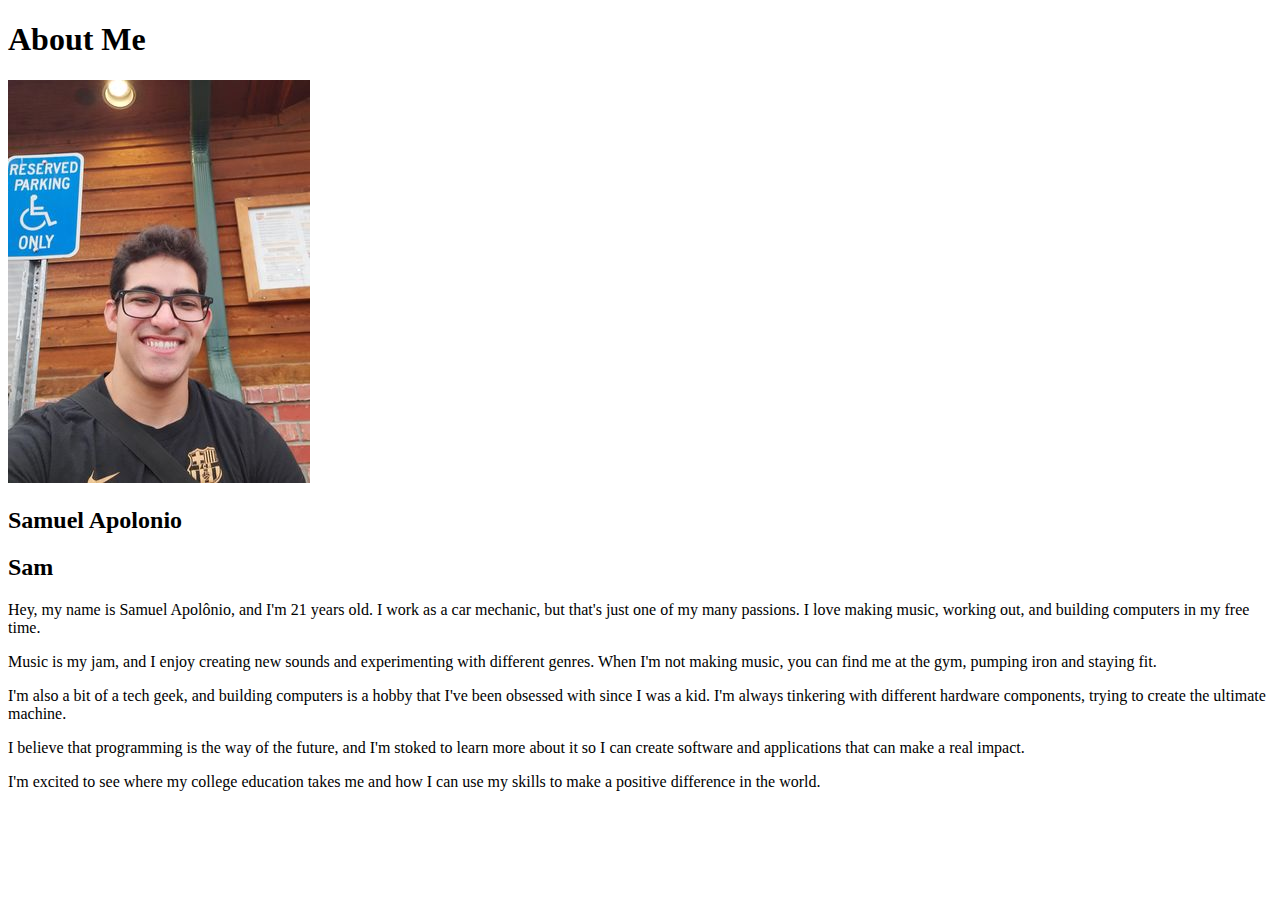
<file: aboutme/index.html>
<!DOCTYPE html>
<html lang="en">
<head>
    <meta charset="UTF-8">
    <meta http-equiv="X-UA-Compatible" content="IE=edge">
    <meta name="viewport" content="width=device-width, initial-scale=1.0">
    <title>All About Me</title>
</head>
<body>
    <h1>About Me</h1> 
    <img alf="image of me" src="images/Me.jpg">
    <h2>Samuel Apolonio</h2>
    <h2>Sam</h2>
    <p>Hey, my name is Samuel Apolônio, and I'm 21 years old. I work as a car mechanic, but that's just one of my many passions. I love making music, working out, and building computers in my free time.</p>
    <p></p>
    <p>Music is my jam, and I enjoy creating new sounds and experimenting with different genres. When I'm not making music, you can find me at the gym, pumping iron and staying fit.</p>
    <p></p>
    <p>I'm also a bit of a tech geek, and building computers is a hobby that I've been obsessed with since I was a kid. I'm always tinkering with different hardware components, trying to create the ultimate machine.</p>
    <p></p>
    <p>I believe that programming is the way of the future, and I'm stoked to learn more about it so I can create software and applications that can make a real impact.</p>
    <p></p>
    <p>I'm excited to see where my college education takes me and how I can use my skills to make a positive difference in the world.</p>
</body>
</html>
</file>
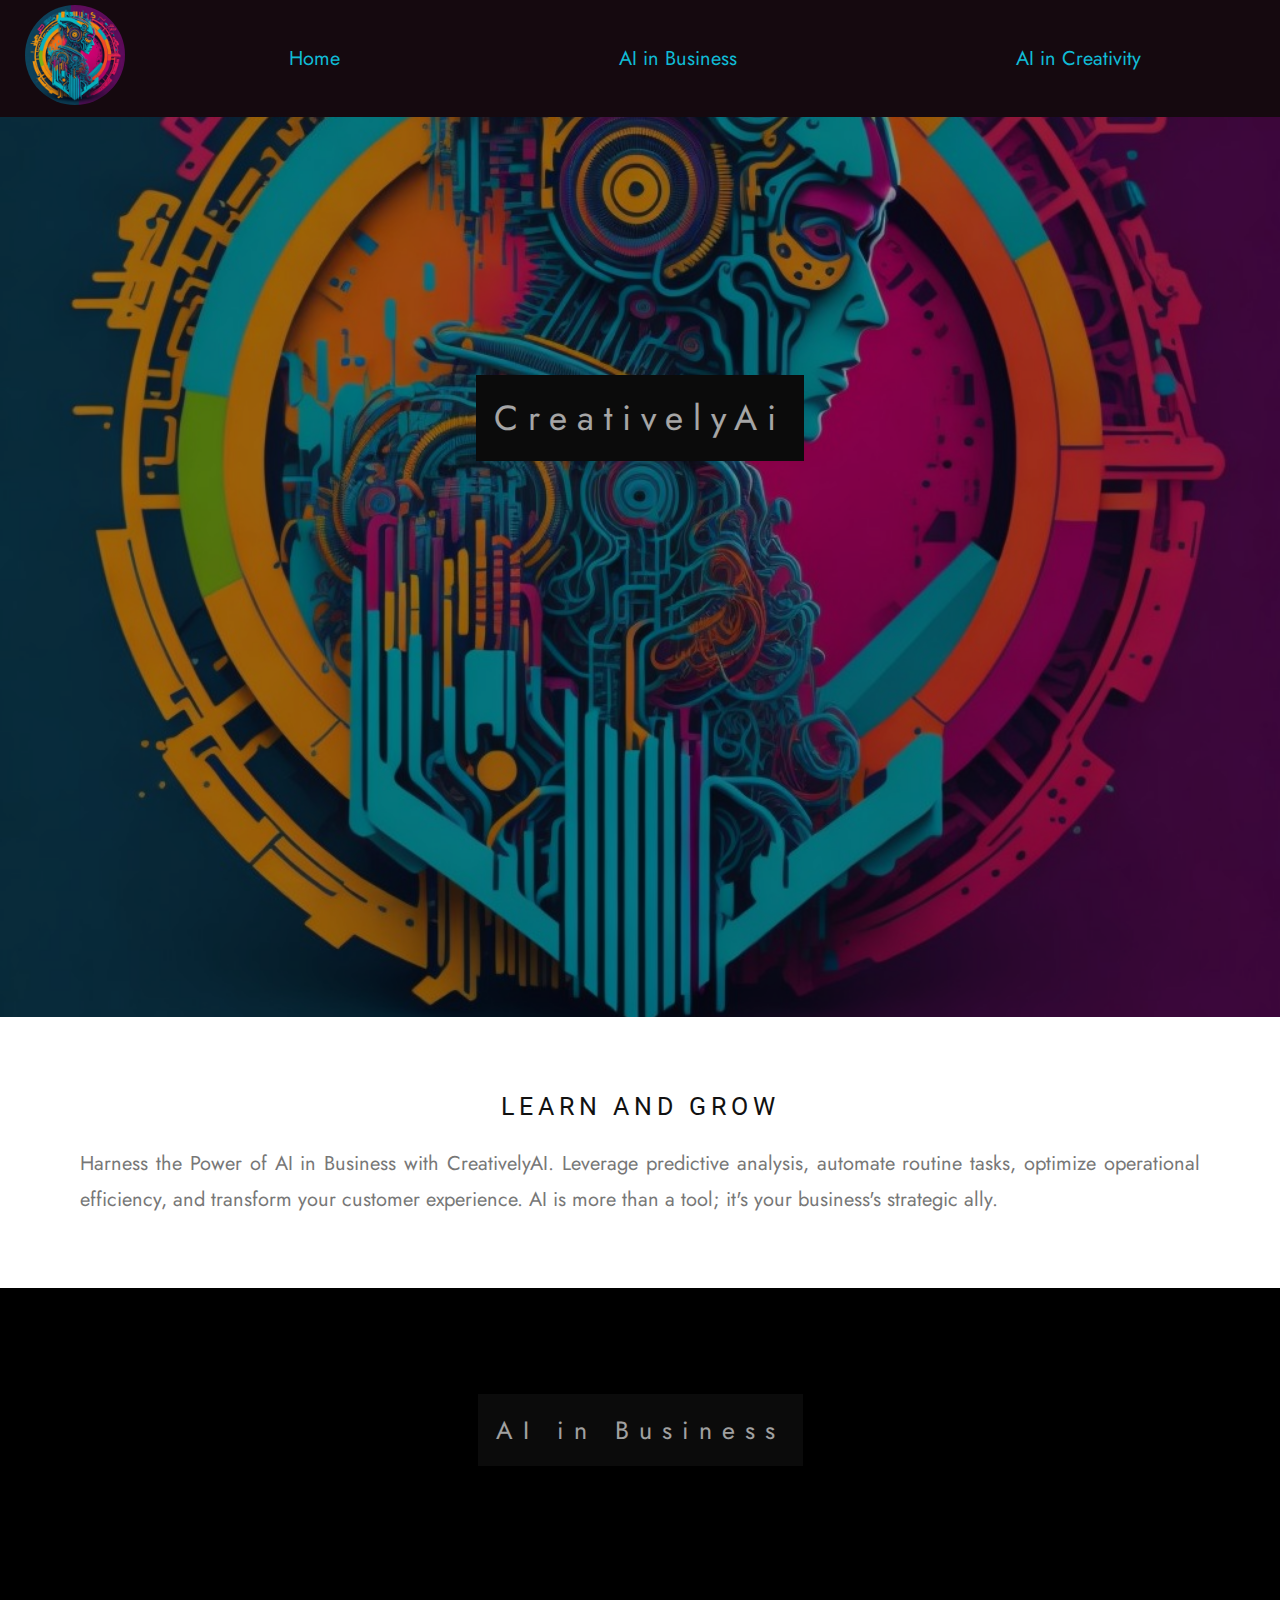
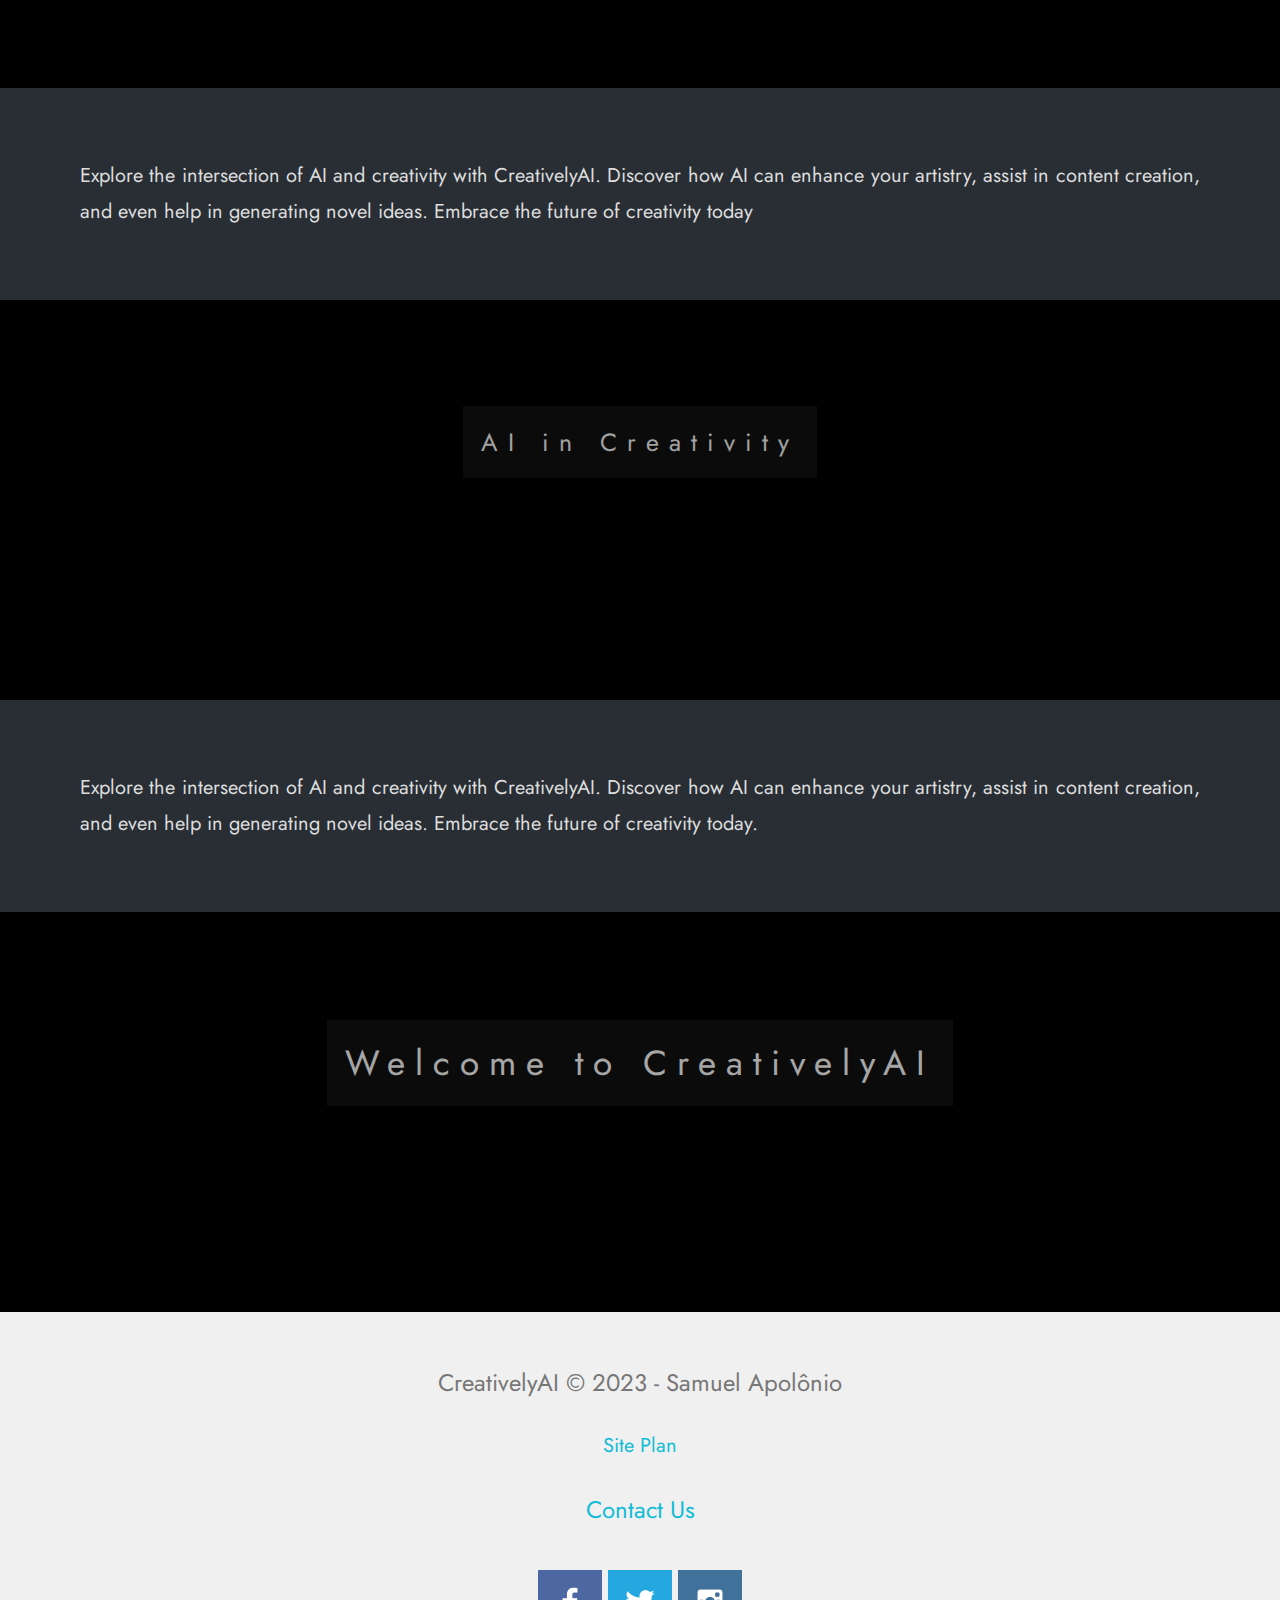
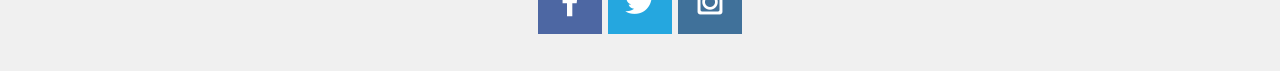
<file: mywebsite/index.html>
<!DOCTYPE html>
<html lang="en">
<head>
  <meta charset="UTF-8">
  <meta http-equiv="X-UA-Compatible" content="IE=edge">
  <meta name="viewport" content="width=device-width, initial-scale=1.0">
  <title>Home - CreativelyAI</title>
  <link rel="stylesheet" href="styles/style.css">
  <style>
    body, html {
    background-color: #000000;
      height: 100%;
      margin: 0;
      font: 400 15px/1.8 "Jost", sans-serif;
      color: #777;
      font-size: 20px;
    }
        
    .bgimg-1, .bgimg-2, .bgimg-3, .bgimg-4 {
      position: relative;
      opacity: 0.65;
      background-attachment: fixed;
      background-position: center;
      background-repeat: no-repeat;
      background-size: cover;
        
    }
    .bgimg-1 {
      background-image: url("images/logo1.jpg");
      min-height: 100%;
    }
        
    .bgimg-2 {
      background-image: url("images/aiforbusiness.png");
      min-height: 400px;
    }
        
    .bgimg-3 {
      background-image: url("images/aicreative.png");
      min-height: 400px;
    }
    .bgimg-4 {
      background-image: url("images/aihome.png");
      min-height: 400px;
    }
        
    .caption {
      position: absolute;
      left: 0;
      top: 30%;
      width: 100%;
      text-align: center;
      color: #000;
    }
        
    .caption span.border {
      background-color: #111;
      color: #fff;
      padding: 18px;
      font-size: 35px;
      letter-spacing: 10px;
    }
        
    h3 {
      letter-spacing: 5px;
      text-transform: uppercase;
      font: 25px "Roboto", sans-serif;
      color: #111;
    }
        
    /* Turn off parallax scrolling for tablets and phones */
    @media only screen and (max-device-width: 1024px) {
      .bgimg-1, .bgimg-2, .bgimg-3 {
        background-attachment: scroll;
      }
    }
  </style>

</head>


<body>
        
  <header>
    <!-- logo -->
    <a id="logo_link" href="index.html">
      <img class="logo" src="images/logo1.jpg" alt="CreativelyAI">
    </a>
    <!-- Navigation Bar -->
    <nav>
      <a href="index.html">Home</a>
      <a href="ai_in_business.html">AI in Business</a>
      <a href="ai_in_creativity.html">AI in Creativity</a>
    </nav>
  </header>



  <div class="bgimg-1">
    <div class="caption">
      <span class="border">CreativelyAi</span>
    </div>
  </div>
      
  <div style="color: #777;background-color:white;text-align:center;padding:50px 80px;text-align: justify;">
    <h3 style="text-align:center;">Learn and Grow</h3>
    <p>Harness the Power of AI in Business with CreativelyAI. Leverage predictive analysis, automate routine tasks, optimize operational efficiency, and transform your customer experience. AI is more than a tool; it's your business's strategic ally.</p>
  </div>
      
  <div class="bgimg-2">
    <div class="caption">
      <span class="border" style="font-size:25px;color: #f7f7f7;">AI in Business</span>
    </div>
  </div>
      
  <div style="position:relative;">
    <div style="color:#ddd;background-color:#282E34;text-align:center;padding:50px 80px;text-align: justify;">
      <p>Explore the intersection of AI and creativity with CreativelyAI. Discover how AI can enhance your artistry, assist in content creation, and even help in generating novel ideas. Embrace the future of creativity today</p>
    </div>
  </div>
      
  <div class="bgimg-3">
    <div class="caption">
      <span class="border" style="font-size:25px;color: #f7f7f7;">AI in Creativity</span>
    </div>
  </div>
      
  <div style="position:relative;">
    <div style="color:#ddd;background-color:#282E34;text-align:center;padding:50px 80px;text-align: justify;">
      <p>Explore the intersection of AI and creativity with CreativelyAI. Discover how AI can enhance your artistry, assist in content creation, and even help in generating novel ideas. Embrace the future of creativity today.</p>
    </div>
  </div>
      
  <div class="bgimg-4">
    <div class="caption">
      <span class="border">Welcome to CreativelyAI</span>
    </div>
  </div>





  <footer>
    <!-- Footer content goes here -->
    <p>CreativelyAI &copy; 2023 - Samuel Apolônio</p>
    <a href="site_plan.html">Site Plan</a>
    <p><a href="contactus.html">Contact Us</a></p>
    <div class="social">
      <a href="https://facebook.com" target="_blank">
        <img src="images/facebook.png" alt="fb icon">
      </a>
      <a href="https://twitter.com" target="_blank">
        <img src="images/twitter.png" alt="twitter icon">
      </a>
      <a href="https://instagram.com" target="_blank">
        <img src="images/instagram.png" alt="instagram icon">
      </a>
    </div>
  </footer>

</body>
</html>
</file>
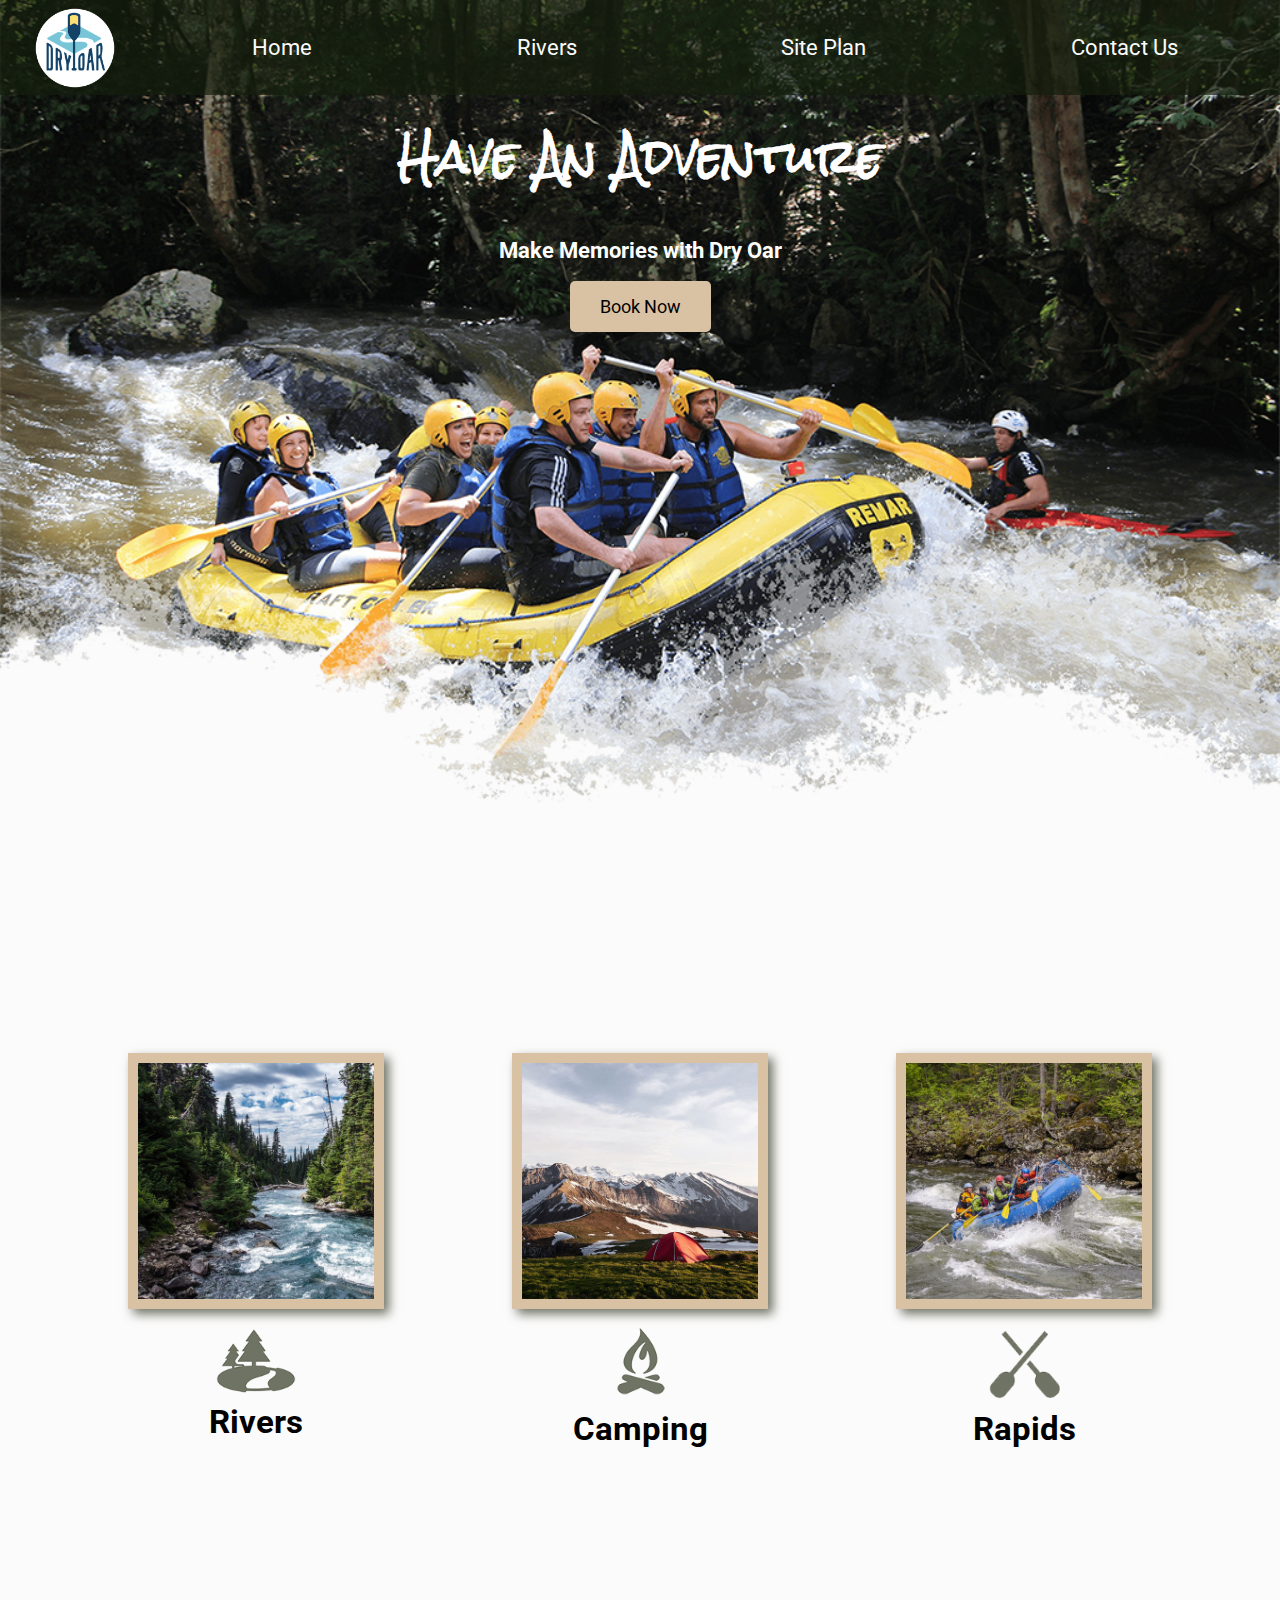
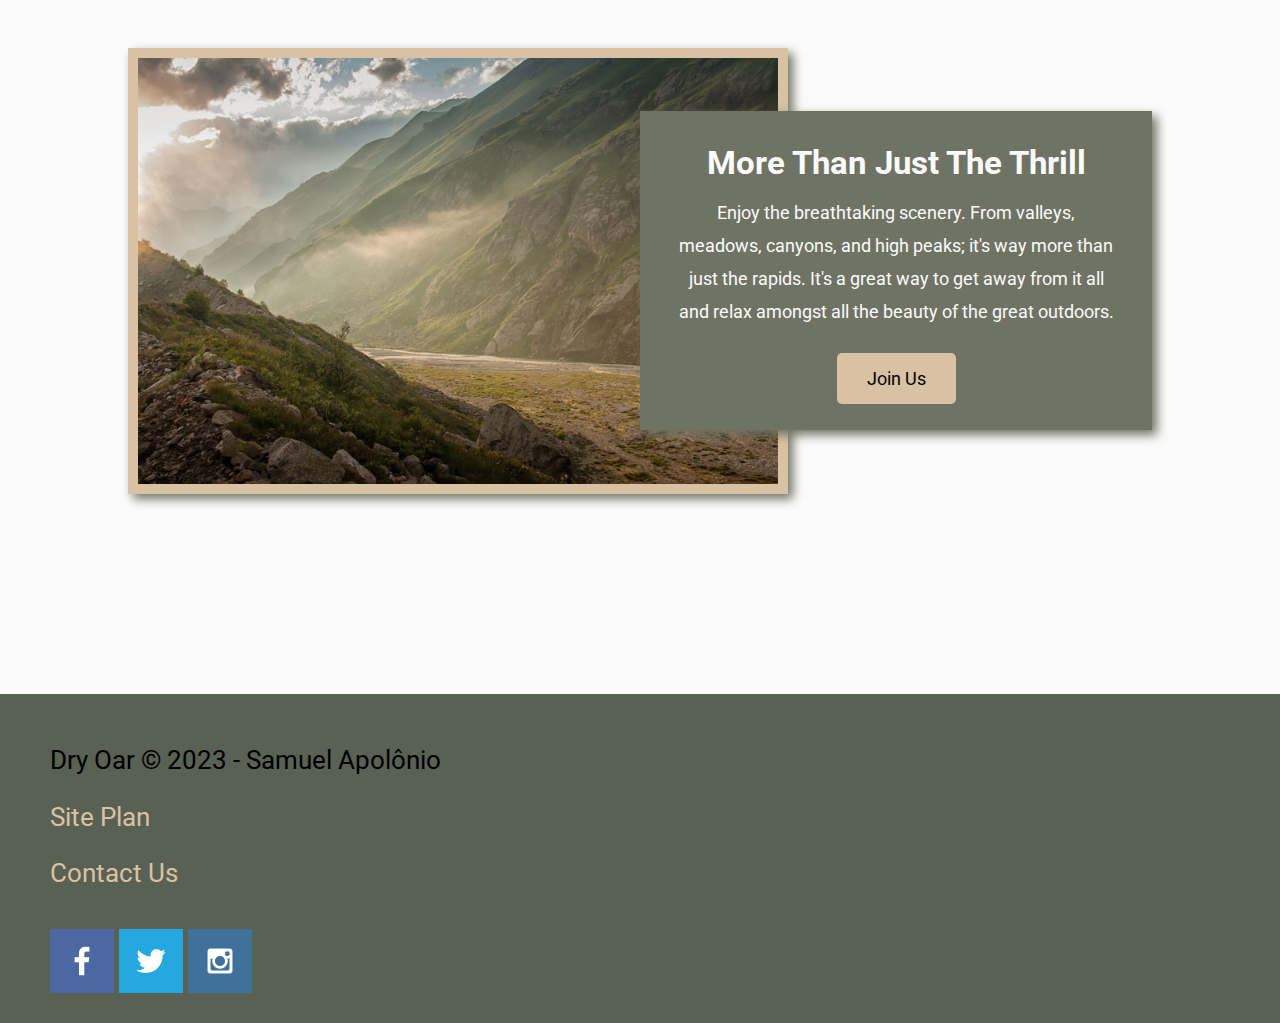
<file: wwr/index.html>
<!DOCTYPE html>
<html lang="en">
<head>
    <meta charset="UTF-8">
    <meta http-equiv="X-UA-Compatible" content="IE=edge">
    <meta name="viewport" content="width=device-width, initial-scale=1.0">
    <title>Dry Oar Boating</title>
    <link rel="stylesheet" href="styles/style.css">
</head>


<body>
    <div id="content">
        <header>
            <a id="logo_link" href="index.html">
                <img class="logo" src="images/logo.png" alt="Dry Oar Logo">
            </a>
            <nav>
                <a href="index.html">Home</a>
                <a href="rivers.html">Rivers</a>
                <a href="site-plan-rafting.html">Site Plan</a>
                <a href="contactus.html">Contact Us</a>
            </nav>
        </header>


        <div id="hero">
            <div id="hero-box">
                <img id="hero-img" src="images/hero.png" alt="People enjoying white water rafting">
            </div>
            <section id="hero-msg">
                <h1 class="home-title">Have An Adventure</h1>
                <h4>Make Memories with Dry Oar </h4>
                <div class='button-box'>
                    <a class='book' href="contactus.html">Book Now</a>
                </div>
            </section>
        </div>


        <main class="home-grid">
            <section class="rivers-card">
                <img class="card-img" src="images/rivers.jpg" alt="river in forest">
                <img class="icon" src="images/river_icon.png" alt="river icon">
                <h2>Rivers</h2>
            </section>
            
            <section class="camping-card">
                <img class="card-img" src="images/camping.jpg" alt="tent in mountains">
                <img class="icon" src="images/fire_icon.png" alt="fire icon">
                <h2>Camping</h2>
            </section>

            <section class="rapids-card">
                <img class="card-img" src="images/rapids.jpg" alt="rafting boat">
                <img class="icon" src="images/oars.png" alt="oars icon">
                <h2>Rapids</h2>
            </section>

            <div id="background"></div>
            <img class="mountains" src="images/mountains.jpg" alt="Misty mountains">
            <section class="msg">
                <h2>More Than Just The Thrill</h2>
                <p>Enjoy the breathtaking scenery. From valleys, meadows, canyons, and high peaks; it's way more than just the rapids. It's a great way to get away from it all and relax amongst all the beauty of the great outdoors. </p>
                <a class='join' href="rivers.html">Join Us</a>
            </section>

        </main>

        
        <footer>
            <p>Dry Oar &copy; 2023 - Samuel Apolônio</p>
            <p><a href="site-plan-rafting.html">Site Plan</a></p>
            <p><a href="contactus.html">Contact Us</a></p>
            <div class="social">
                <a href="https://facebook.com" target="_blank">
                    <img src="images/facebook.png" alt="fb icon">
                </a>
                <a href="https://twitter.com" target="_blank">
                    <img src="images/twitter.png" alt="twitter icon">
                </a>
                <a href="https://instagram.com" target="_blank">
                    <img src="images/instagram.png" alt="instagram icon">
                </a>
            </div>
        </footer>
    </div>
</body>


</html>
</file>
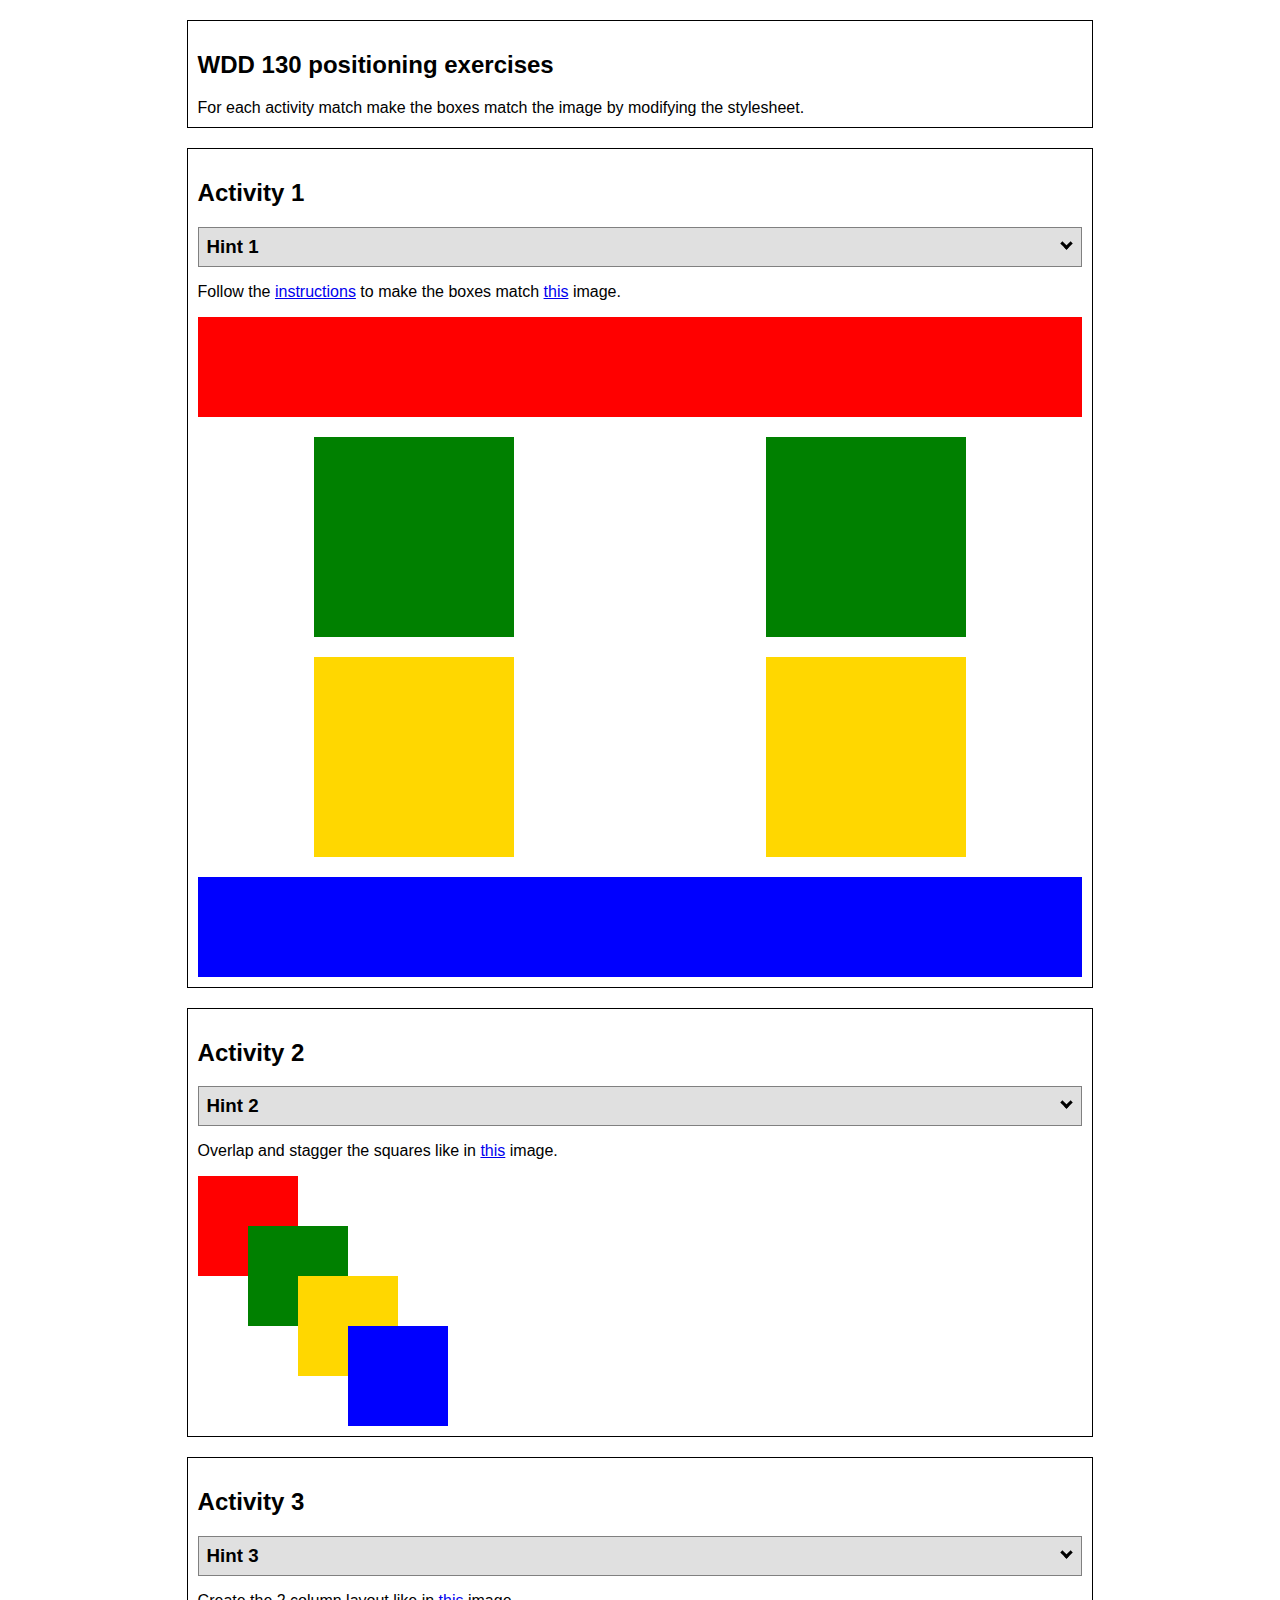
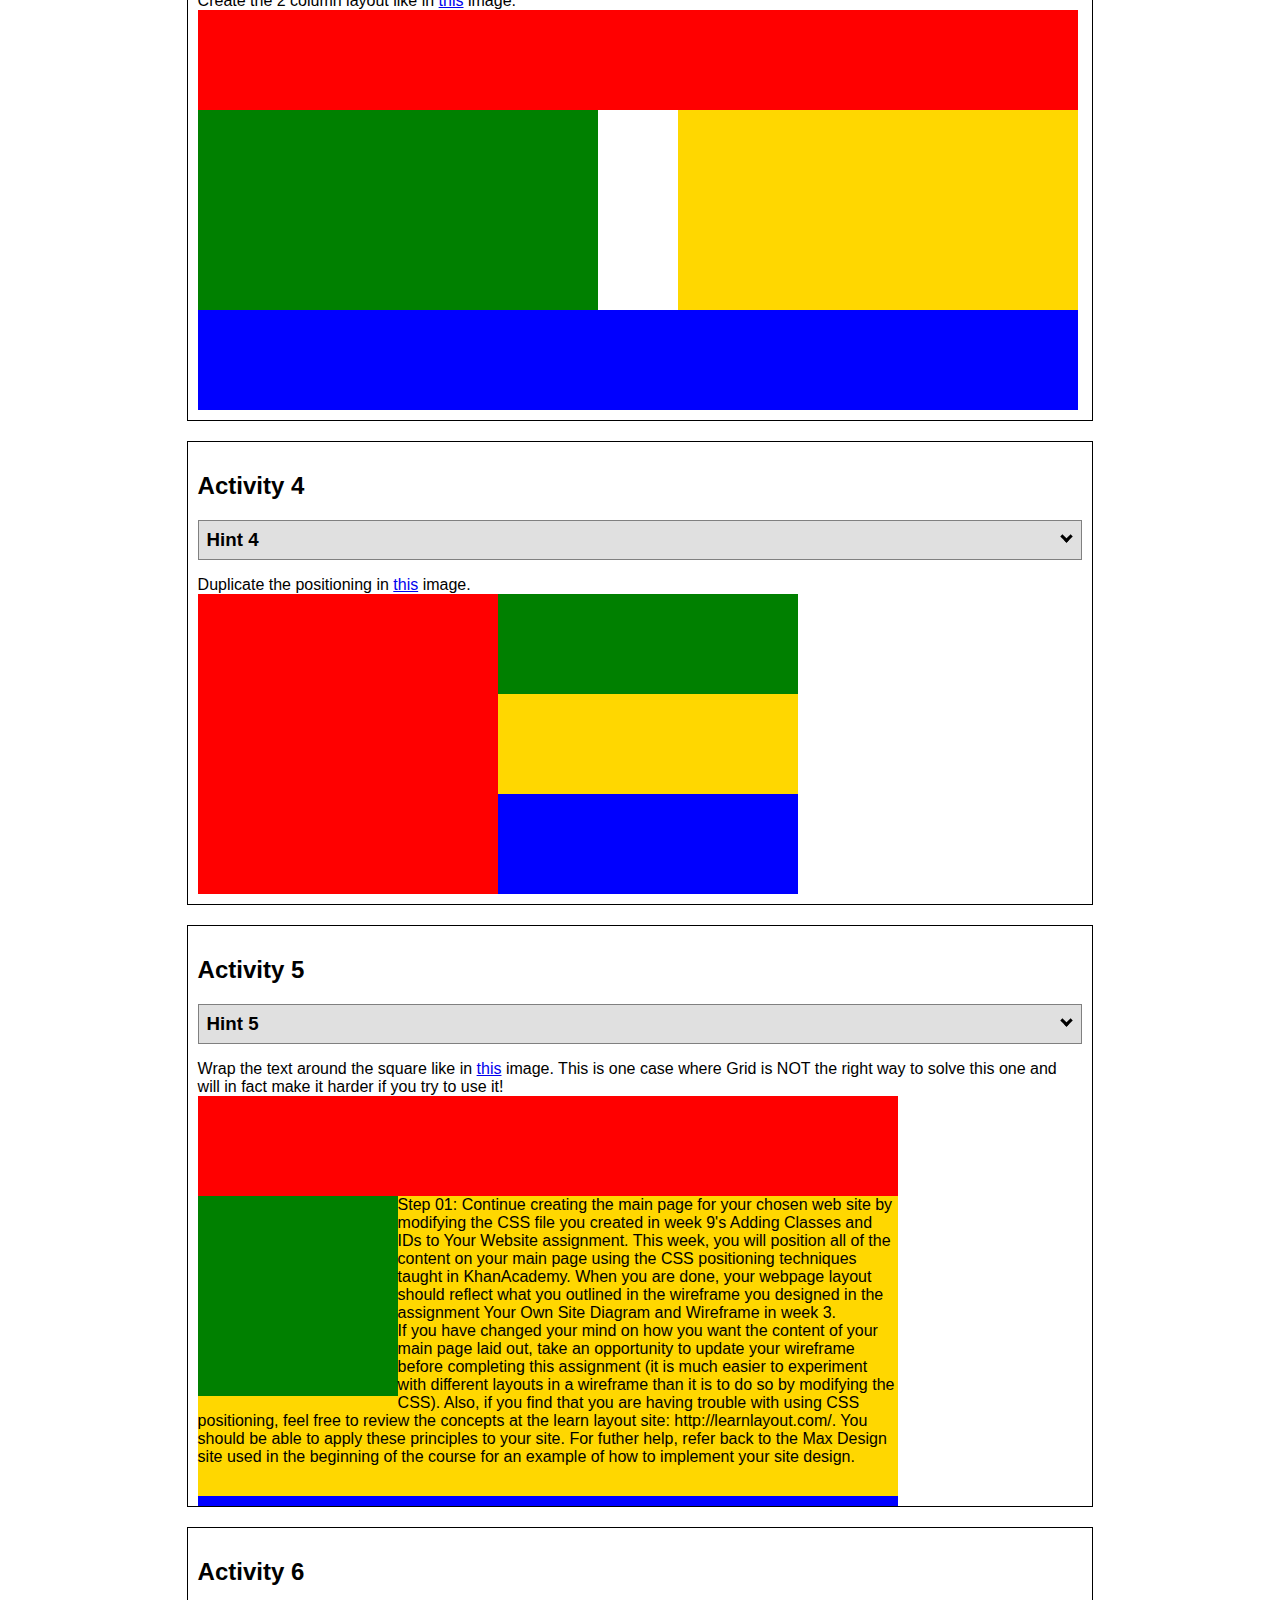
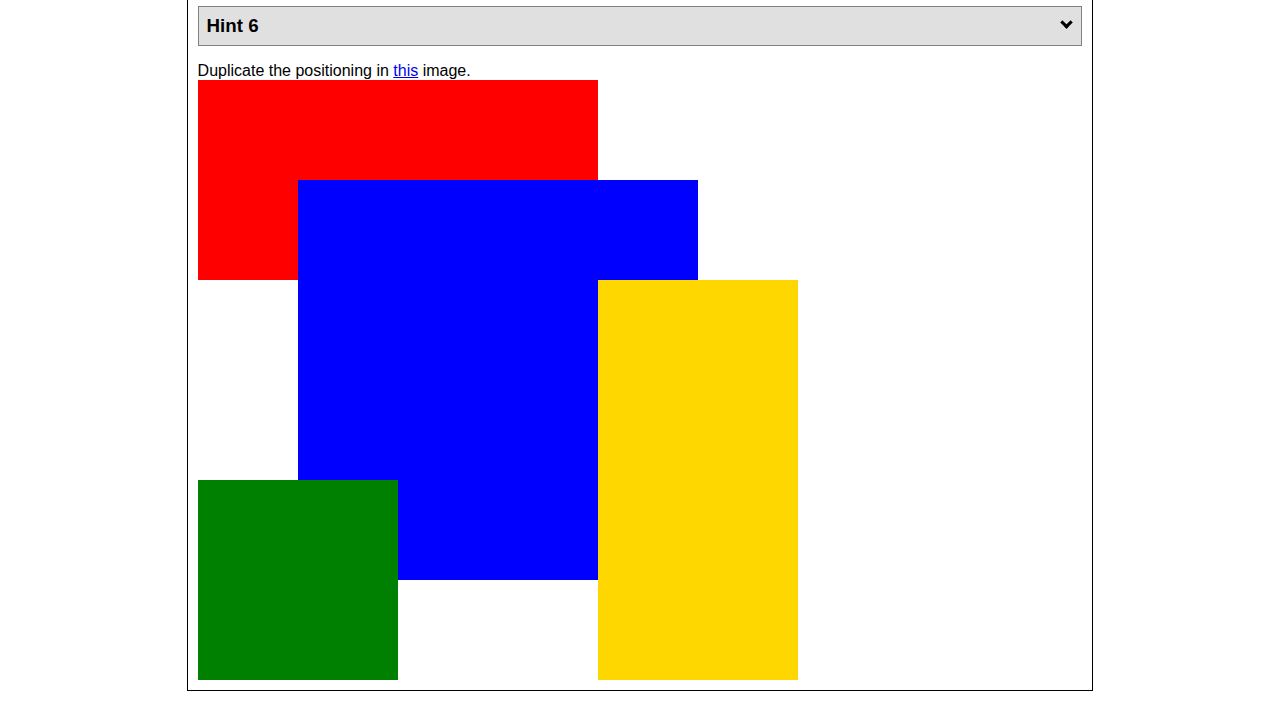
<file: positioning.html>
<!DOCTYPE html>
<html lang="en">
  <head>
    <!-- HTML - Name: positioning.html -->
    <title>Positioning Activity</title>
    <link rel="stylesheet" type="text/css" href="positionstyles.css" />
  </head>
  <body>
    <div class="activity">
      <h2>WDD 130 positioning exercises</h2>
      For each activity match make the boxes match the image by modifying the stylesheet.</div>
    <div class="activity">
      <h2>Activity 1</h2>
      <section class="hint"><input type="checkbox" ><i></i> <h3>Hint 1</h3><div><p>Check out the <a href="https://byui-wdd.github.io/wdd130/activities/w06-css-positioning.html" target="_blank">activity instructions</a> in Ilearn!</p></div></section>
      <p>Follow the <a href="https://byui-wdd.github.io/wdd130/activities/w06-css-positioning.html" target="_blank">instructions</a> to make the boxes match  <a href="https://byui-wdd.github.io/wdd130/images/example1.png" target="_blank">this</a> image.</p>
      <div class="content1" >
        <div class="red1" ></div>
        <div class="green1" ></div>
        <div class="green1" ></div>
        <div class="yellow1"></div>
        <div class="yellow1"></div>
        <div class="blue1"></div>
      </div>
    </div>
    <div class="activity">
      <h2>Activity 2</h2>
      <section class="hint"><input type="checkbox" > <h3>Hint 2</h3><i></i><div>
      <ul>
      <li>grid-template-columns: 50px 50px 50px 50px 50px </li></ul></div></section>
      <p>Overlap and stagger the squares like in <a href="https://byui-wdd.github.io/wdd130/images/example2.png" target="_blank">this</a> image.</p>
      <div class="content2" >
        <div class="red2" ></div>
        <div class="green2" ></div>
        <div class="yellow2"></div>
        <div class="blue2"></div>
      </div>
    </div>
    <div class="activity">
      <h2>Activity 3</h2>
      <section class="hint"><input type="checkbox" > <h3>Hint 3</h3><i></i><div><p>This one is going to be best solved with CSS Grid. Remember to make the boxes the right width first...then start moving them around. </p><h4>Properties used:</h4><ul><li>display:grid;</li><li>grid-template-columns:</li><li>grid-column-gap:</li>
        <li>grid-column:</li>  </ul></div></section>
      Create the 2 column layout like in <a href="https://byui-wdd.github.io/wdd130/images/example3.png" target="_blank">this</a>  image.
      <div class="content3" >
        <div class="red3" ></div>
        <div class="green3" ></div>
        <div class="yellow3"></div>
        <div class="blue3"></div>
      </div>
    </div>
    <div class="activity">
      <h2>Activity 4</h2>
      <section class="hint"><input type="checkbox" > <h3>Hint 4</h3><i></i><div><p>For the others we have been primarily concerned with width. For this one you will need to adjust height as well. </p><h4>Properties used:</h4><ul><li>display:grid;</li><li>grid-template-columns:</li><li>grid-row:</li></ul></div></section>
      Duplicate the positioning in <a href="https://byui-wdd.github.io/wdd130/images/example4.png" target="_blank">this</a> image. 
      <div class="content4" >
        <div class="red4" ></div>
        <div class="green4" ></div>
        <div class="yellow4"></div>
        <div class="blue4"></div>
      </div>
    </div>

    <div class="activity">
      <h2>Activity 5</h2>
      <section class="hint"><input type="checkbox" > <h3>Hint 5</h3><i></i><div><p>Grid is <strong>not</strong> the right way to do this.  In fact there is only one way to really do that...and that is with float. Remember that we float the thing we want the text to wrap around.  Also remember to start by making all the shapes the right size and shape.</p><h4>Properties used:</h4><ul><li>float: left;</li></ul></div></section>
      Wrap the text around the square like in <a href="https://byui-wdd.github.io/wdd130/images/example5.png" target="_blank">this</a> image. This is one case where Grid is NOT the right way to solve this one and will in fact make it harder if you try to use it!
      <div class="content5" >
        <div class="red5" ></div>
        <div class="green5" ></div>
        <div class="yellow5">Step 01: Continue creating the main page for your chosen web site by modifying the CSS file you created in week 9's Adding Classes and IDs to Your Website assignment. This week, you will position all of the content on your main page using the CSS positioning techniques taught in KhanAcademy. When you are done, your webpage layout should reflect what you outlined in the wireframe you designed in the assignment Your Own Site Diagram and Wireframe in week 3. <br />
          If you have changed your mind on how you want the content of your main page laid out, take an opportunity to update your wireframe before completing this assignment (it is much easier to experiment with different layouts in a wireframe than it is to do so by modifying the CSS). Also, if you find that you are having trouble with using CSS positioning, feel free to review the concepts at the learn layout site: http://learnlayout.com/. You should be able to apply these principles to your site. For futher help, refer back to the Max Design site used in the beginning of the course for an example of how to implement your site design.</div>
        <div class="blue5"></div>
      </div>
    </div>
    <div class="activity">
      <h2>Activity 6</h2>
      <section class="hint"><input type="checkbox" > <h3>Hint 6</h3><i></i><div><p>This one is all about visualizing the grid behind the layout. If you are having a hard time doing that first: all the sizes are even multiples of 100, and second here is another example with the lines drawn: <a href="https://byui-wdd.github.io/wdd130/images/example6-hint.png" target="_blank">example 6 with lines</a>. For this one you will find it easiest if you use px for the column width. You can also use <kbd>z-index</kbd> to control the element layering.    </p><h4>Properties used:</h4><ul><li>display:grid;</li><li>grid-template-columns:</li><li>grid-column:</li><li>grid-row:</li><li><a href="https://www.w3schools.com/cssref/pr_pos_z-index.asp" target="_blank">z-index:</a></li></ul></div></section>
      Duplicate the positioning in <a href="https://byui-wdd.github.io/wdd130/images/example6.png" target="_blank">this</a> image.
      <div class="content6" >
        <div class="red6" ></div>
        <div class="green6" ></div>
        <div class="yellow6"></div>
        <div class="blue6"></div>
      </div>
    </div>
  </body>
</html>
</file>
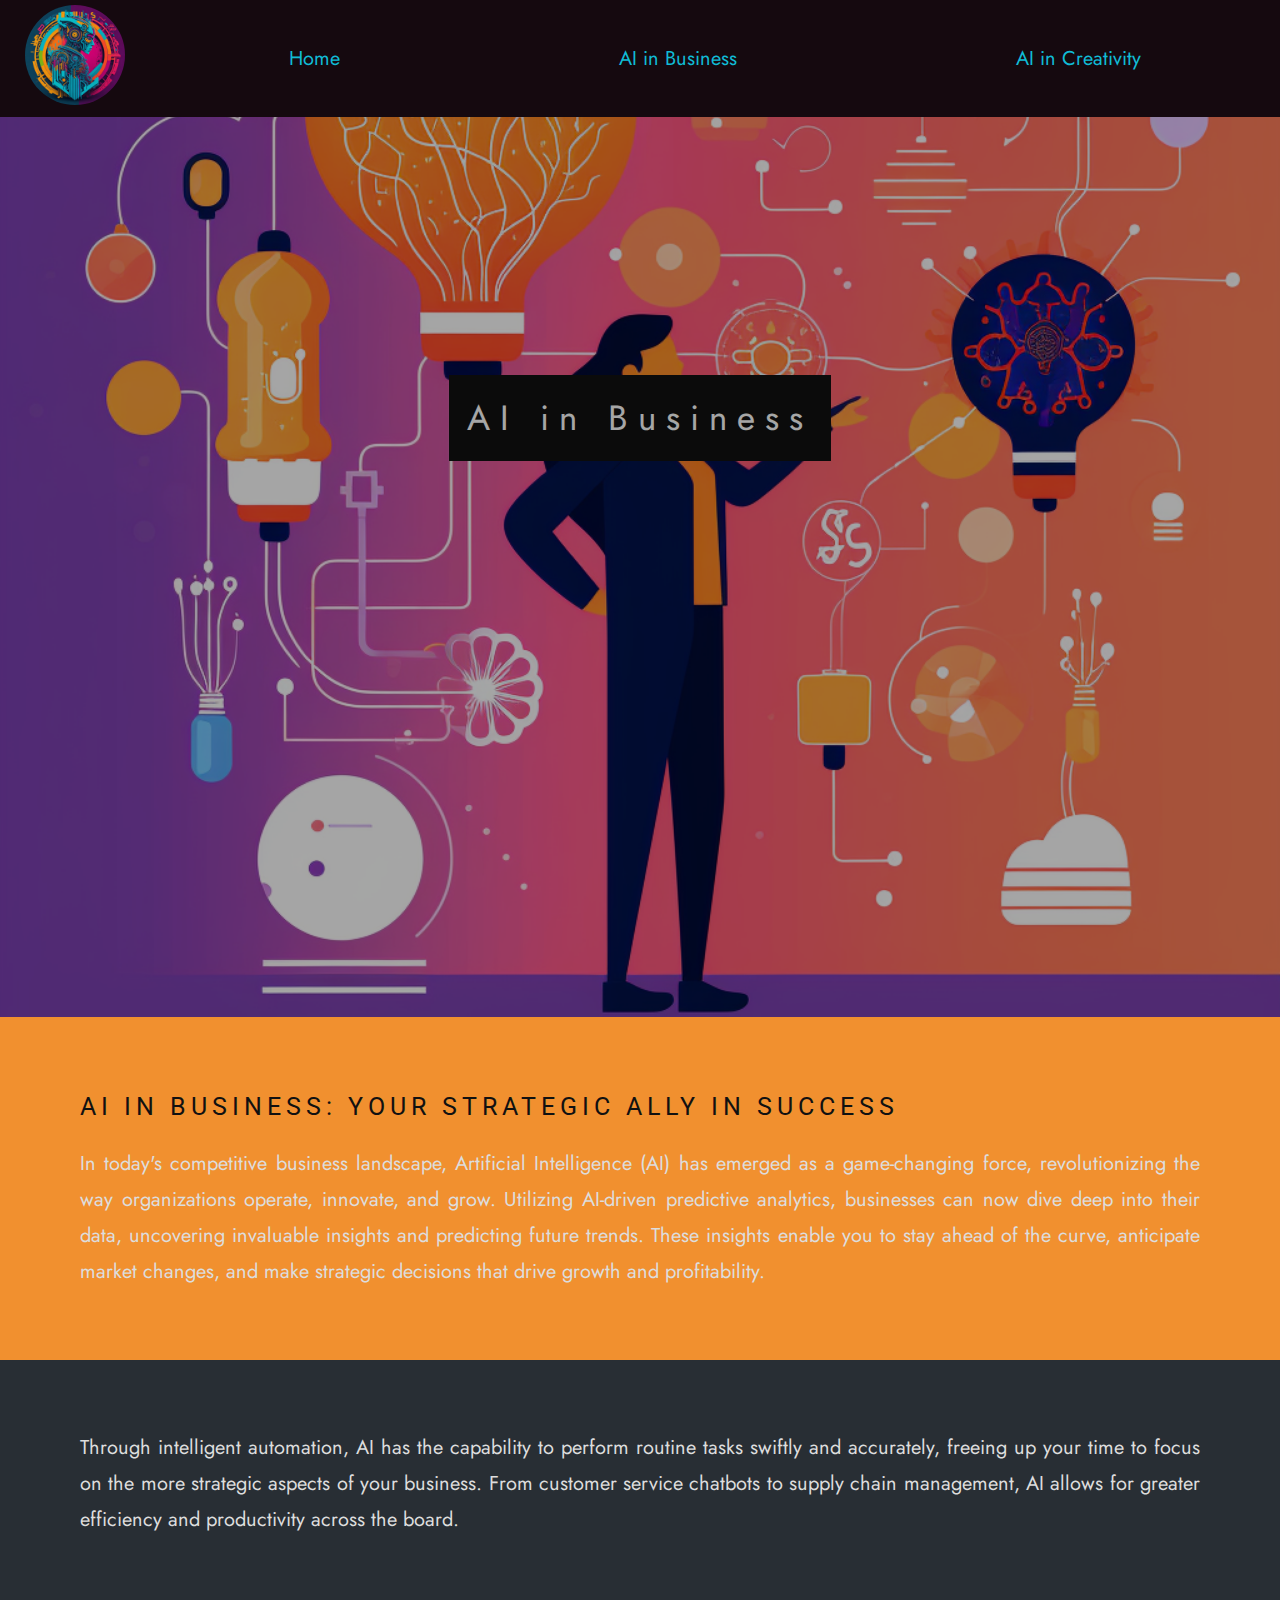
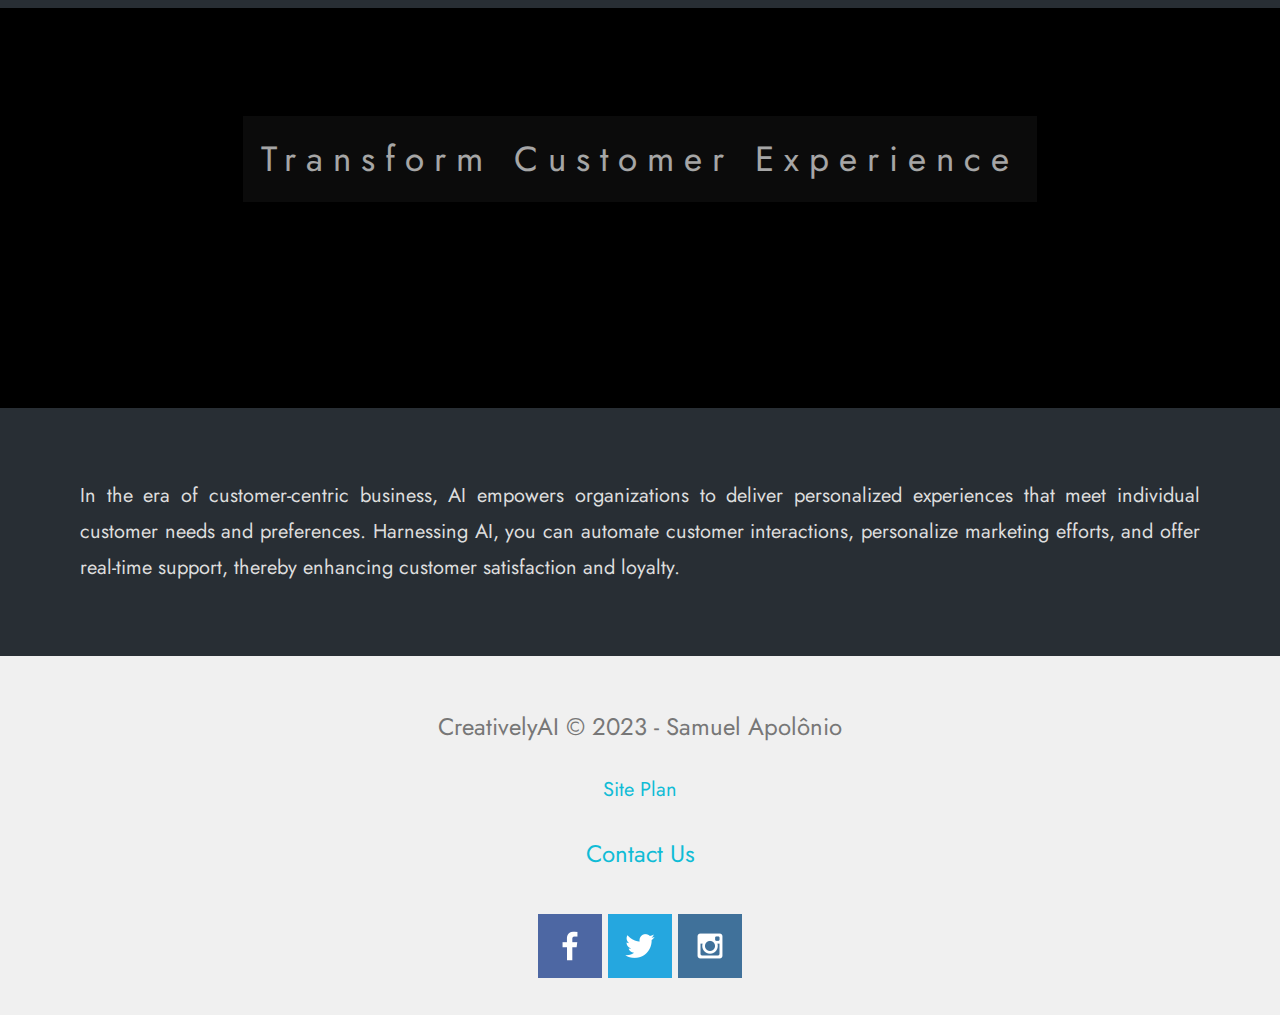
<file: mywebsite/ai_in_business.html>
<!DOCTYPE html>
<html lang="en">
<head>
  <meta charset="UTF-8">
  <meta http-equiv="X-UA-Compatible" content="IE=edge">
  <meta name="viewport" content="width=device-width, initial-scale=1.0">
  <title>Home - CreativelyAI</title>
  <link rel="stylesheet" href="styles/style.css">
  <style>
    body, html {
    background-color: #000000;
      height: 100%;
      margin: 0;
      font: 400 15px/1.8 "Jost", sans-serif;
      color: #777;
      font-size: 20px;
    }
        
    .bgimg-1, .bgimg-2, .bgimg-3 {
      position: relative;
      opacity: 0.65;
      background-attachment: fixed;
      background-position: center;
      background-repeat: no-repeat;
      background-size: cover;
        
    }
    .bgimg-1 {
      background-image: url("images/aiforbusiness.png");
      min-height: 100%;
    }
        
    .bgimg-2 {
      background-image: url("images/aiforbusiness.png");
      min-height: 400px;
    }
        
    .bgimg-3 {
      background-image: url("images/aicreative.png");
      min-height: 400px;
    }
        
    .caption {
      position: absolute;
      left: 0;
      top: 30%;
      width: 100%;
      text-align: center;
      color: #000;
    }
        
    .caption span.border {
      background-color: #111;
      color: #fff;
      padding: 18px;
      font-size: 35px;
      letter-spacing: 10px;
    }
        
    h3 {
      letter-spacing: 5px;
      text-transform: uppercase;
      font: 25px "Roboto", sans-serif;
      color: #111;
    }











    .container {
        position: relative;
        text-align: center;
        color: white;
        min-height: 400px;
    }

    .bottom-left {
        position: absolute;
        bottom: 8px;
        left: 16px;
    }

    .top-left {
        position: absolute;
        top: 8px;
        left: 16px;
        font-size: 35px;
        color: #ddd;
    }

    .top-right {
        position: absolute;
        top: 8px;    
        right: 16px;
    }

    .bottom-right {
        position: absolute;
        bottom: 8px;
        right: 16px;
    }

    .centered {
        position: absolute;
        top: 50%;
        left: 50%;
        transform: translate(-50%, -50%);
        color: #02ddff;
        background-color: #111;
        padding: 18px;
        letter-spacing: 35px;
    }
    


    
        
    /* Turn off parallax scrolling for tablets and phones */
    @media only screen and (max-device-width: 1024px) {
      .bgimg-1, .bgimg-2, .bgimg-3 {
        background-attachment: scroll;
      }
    }
  </style>

</head>


<body>
        
    <header>
        <!-- logo -->
        <a id="logo_link" href="index.html">
            <img class="logo" src="images/logo1.jpg" alt="CreativelyAI">
        </a>
        <!-- Navigation Bar -->
        <nav>
            <a href="index.html">Home</a>
            <a href="ai_in_business.html">AI in Business</a>
            <a href="ai_in_creativity.html">AI in Creativity</a>
        </nav>
    </header>



    <div class="bgimg-1">
        <div class="caption">
            <span class="border">AI in Business</span>
        </div>
    </div>
      
    <div style="color: #ddd;background-color:#f1902f;text-align:center;padding:50px 80px;text-align: justify;">
        <h3 style="text-align:left;">AI in Business: Your Strategic Ally in Success</h3>
        <p>In today's competitive business landscape, Artificial Intelligence (AI) has emerged as a game-changing force, revolutionizing the way organizations operate, innovate, and grow. Utilizing AI-driven predictive analytics, businesses can now dive deep into their data, uncovering invaluable insights and predicting future trends. These insights enable you to stay ahead of the curve, anticipate market changes, and make strategic decisions that drive growth and profitability.</p>
    </div>
      

      
    <div style="position:relative;">
        <div style="color:#ddd;background-color:#282E34;text-align:center;padding:50px 80px;text-align: justify;">
          <p>Through intelligent automation, AI has the capability to perform routine tasks swiftly and accurately, freeing up your time to focus on the more strategic aspects of your business. From customer service chatbots to supply chain management, AI allows for greater efficiency and productivity across the board.</p>
        </div>
    </div>
      


    <div class="bgimg-2">
        <div class="caption">
          <span class="border">Transform Customer Experience</span>
        </div>
    </div>


      
    <div style="position:relative;">
        <div style="color:#ddd;background-color:#282E34;text-align:center;padding:50px 80px;text-align: justify;">
           <p>In the era of customer-centric business, AI empowers organizations to deliver personalized experiences that meet individual customer needs and preferences. Harnessing AI, you can automate customer interactions, personalize marketing efforts, and offer real-time support, thereby enhancing customer satisfaction and loyalty.</p>
        </div>
    </div>

    




    




    <footer>
        <!-- Footer content goes here -->
        <p>CreativelyAI &copy; 2023 - Samuel Apolônio</p>
        <a href="site_plan.html">Site Plan</a>
        <p><a href="contactus.html">Contact Us</a></p>
        <div class="social">
            <a href="https://facebook.com" target="_blank">
                <img src="images/facebook.png" alt="fb icon">
            </a>
            <a href="https://twitter.com" target="_blank">
                <img src="images/twitter.png" alt="twitter icon">
            </a>
            <a href="https://instagram.com" target="_blank">
                <img src="images/instagram.png" alt="instagram icon">
            </a>
        </div>
    </footer>

</body>
</html>
</file>
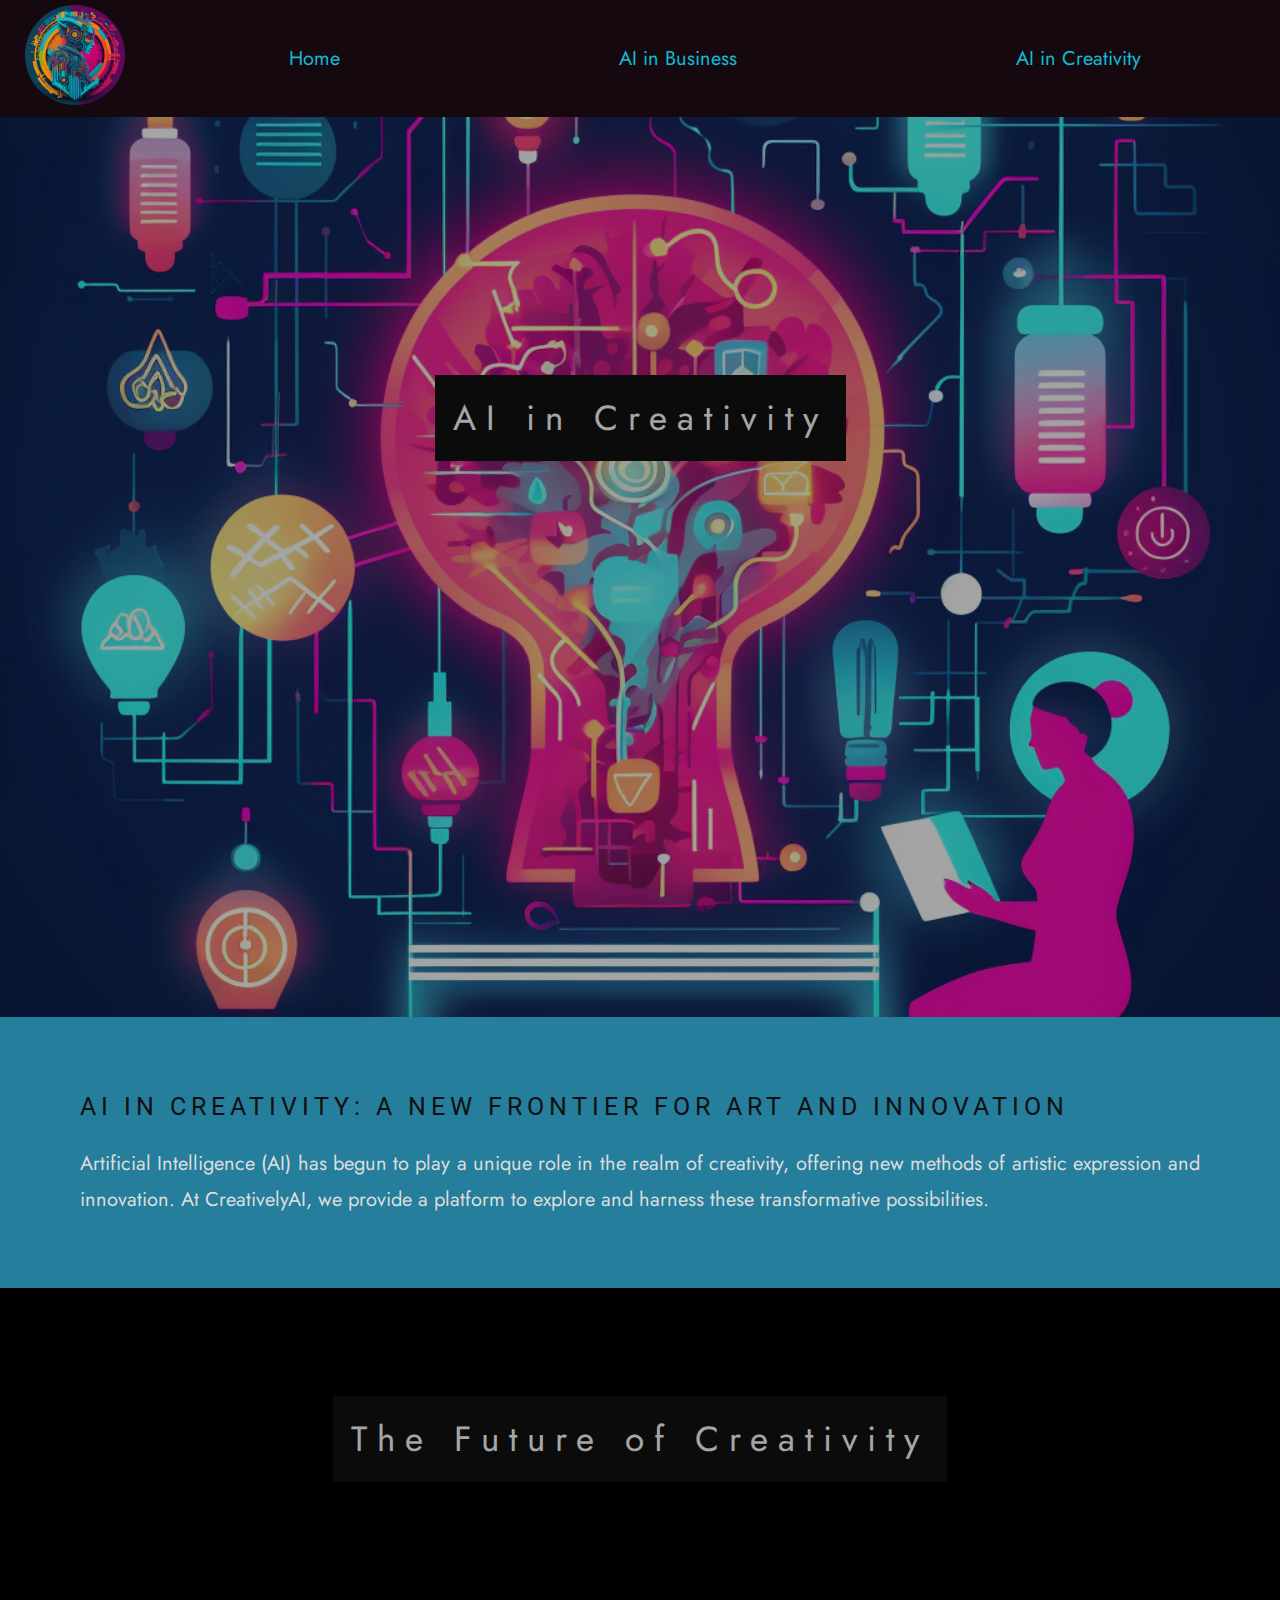
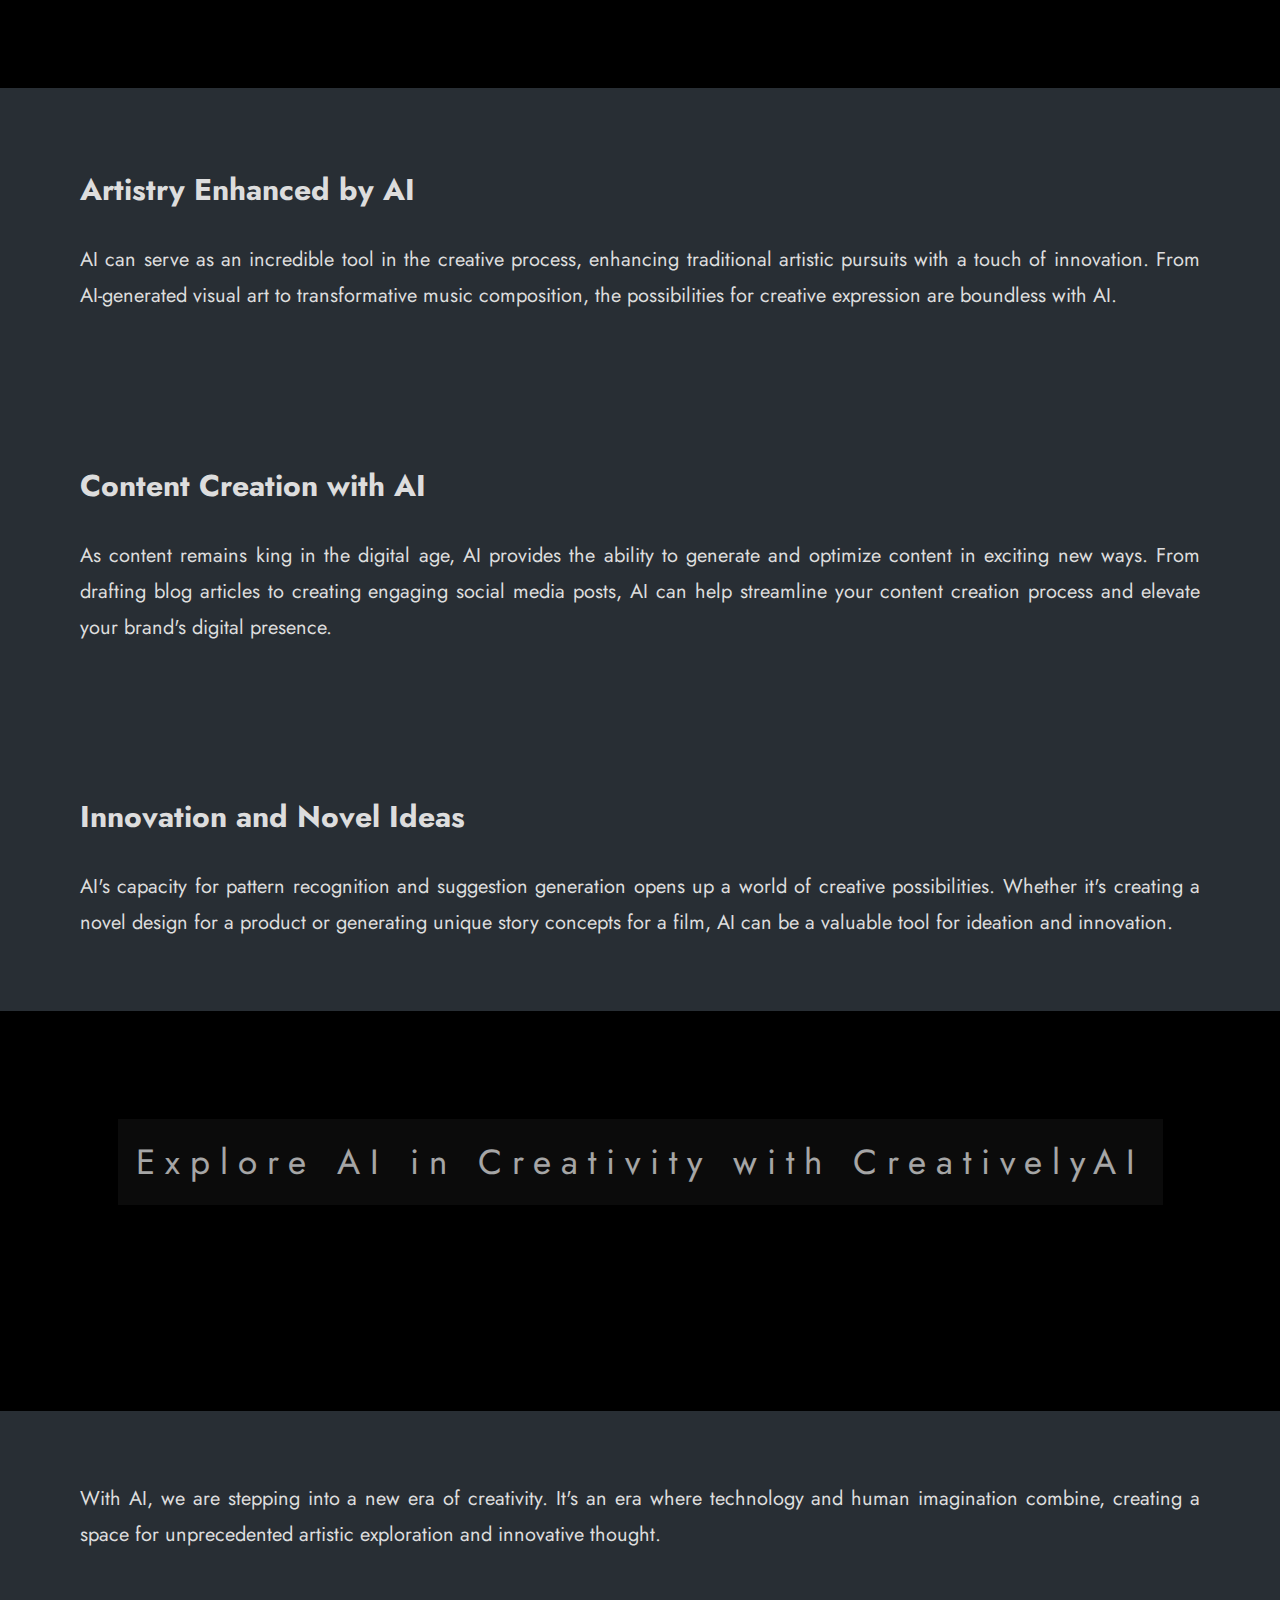
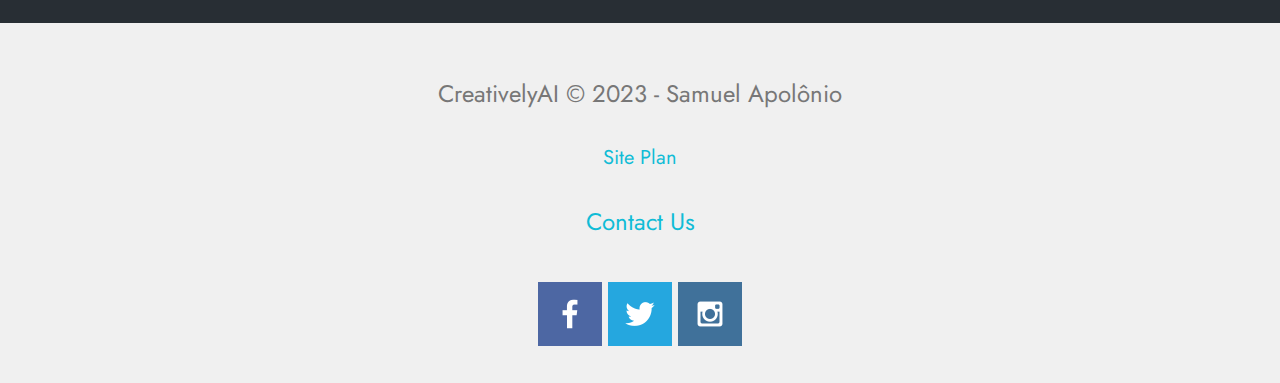
<file: mywebsite/ai_in_creativity.html>
<!DOCTYPE html>
<html lang="en">
<head>
  <meta charset="UTF-8">
  <meta http-equiv="X-UA-Compatible" content="IE=edge">
  <meta name="viewport" content="width=device-width, initial-scale=1.0">
  <title>Home - CreativelyAI</title>
  <link rel="stylesheet" href="styles/style.css">
  <style>
    body, html {
    background-color: #000000;
      height: 100%;
      margin: 0;
      font: 400 15px/1.8 "Jost", sans-serif;
      color: #777;
      font-size: 20px;
    }
        
    .bgimg-1, .bgimg-2, .bgimg-3 {
      position: relative;
      opacity: 0.65;
      background-attachment: fixed;
      background-position: center;
      background-repeat: no-repeat;
      background-size: cover;
        
    }
    .bgimg-1 {
      background-image: url("images/aicreative.png");
      min-height: 100%;
    }
        
    .bgimg-2 {
      background-image: url("images/aicreative.png");
      min-height: 400px;
    }
        
    .bgimg-3 {
      background-image: url("images/aicreative.png");
      min-height: 400px;
    }
        
    .caption {
      position: absolute;
      left: 0;
      top: 30%;
      width: 100%;
      text-align: center;
      color: #000;
    }
        
    .caption span.border {
      background-color: #111;
      color: #fff;
      padding: 18px;
      font-size: 35px;
      letter-spacing: 10px;
    }
        
    h3 {
      letter-spacing: 5px;
      text-transform: uppercase;
      font: 25px "Roboto", sans-serif;
      color: #111;
    }




    .container {
        position: relative;
        text-align: center;
        color: white;
        min-height: 400px;
    }

    .bottom-left {
        position: absolute;
        bottom: 8px;
        left: 16px;
    }

    .top-left {
        position: absolute;
        top: 8px;
        left: 16px;
        font-size: 35px;
        color: #ddd;
    }

    .top-right {
        position: absolute;
        top: 8px;    
        right: 16px;
    }

    .bottom-right {
        position: absolute;
        bottom: 8px;
        right: 16px;
    }

    .centered {
        position: absolute;
        top: 50%;
        left: 50%;
        transform: translate(-50%, -50%);
        color: #02ddff;
        background-color: #111;
        padding: 18px;
        letter-spacing: 35px;
    }
    


    
        
    /* Turn off parallax scrolling for tablets and phones */
    @media only screen and (max-device-width: 1024px) {
      .bgimg-1, .bgimg-2, .bgimg-3 {
        background-attachment: scroll;
      }
    }
  </style>

</head>


<body>
        
    <header>
        <!-- logo -->
        <a id="logo_link" href="index.html">
            <img class="logo" src="images/logo1.jpg" alt="CreativelyAI">
        </a>
        <!-- Navigation Bar -->
        <nav>
            <a href="index.html">Home</a>
            <a href="ai_in_business.html">AI in Business</a>
            <a href="ai_in_creativity.html">AI in Creativity</a>
        </nav>
    </header>



    <div class="bgimg-1">
        <div class="caption">
            <span class="border">AI in Creativity</span>
        </div>
    </div>
      

    <div style="color: #ddd;background-color:#257E9B;text-align:center;padding:50px 80px;text-align: justify;">
        <h3 style="text-align:left;">AI in Creativity: A New Frontier for Art and Innovation</h3>
        <p>Artificial Intelligence (AI) has begun to play a unique role in the realm of creativity, offering new methods of artistic expression and innovation. At CreativelyAI, we provide a platform to explore and harness these transformative possibilities.</p>
    </div>
      
    <div class="bgimg-2">
      <div class="caption">
        <span class="border">The Future of Creativity</span>
      </div>
    </div>


    <div style="color:#ddd;background-color:#282E34;text-align:center;padding:50px 80px;text-align: justify;">
      <h2 style="text-align:left;">Artistry Enhanced by AI</h2>
      <p>AI can serve as an incredible tool in the creative process, enhancing traditional artistic pursuits with a touch of innovation. From AI-generated visual art to transformative music composition, the possibilities for creative expression are boundless with AI.</p>
    </div>

    <div style="color:#ddd;background-color:#282E34;text-align:center;padding:50px 80px;text-align: justify;">
      <h2 style="text-align:left;">Content Creation with AI</h2>
      <p>As content remains king in the digital age, AI provides the ability to generate and optimize content in exciting new ways. From drafting blog articles to creating engaging social media posts, AI can help streamline your content creation process and elevate your brand's digital presence.</p>
    </div>

    <div style="color:#ddd;background-color:#282E34;text-align:center;padding:50px 80px;text-align: justify;">
      <h2 style="text-align:left;">Innovation and Novel Ideas</h2>
      <p>AI's capacity for pattern recognition and suggestion generation opens up a world of creative possibilities. Whether it's creating a novel design for a product or generating unique story concepts for a film, AI can be a valuable tool for ideation and innovation.</p>
    </div>
      

    <div class="bgimg-2">
      <div class="caption">
        <span class="border">Explore AI in Creativity with CreativelyAI</span>
      </div>
    </div>



      
    <div style="position:relative;">
        <div style="color:#ddd;background-color:#282E34;text-align:center;padding:50px 80px;text-align: justify;">
           <p>With AI, we are stepping into a new era of creativity. It's an era where technology and human imagination combine, creating a space for unprecedented artistic exploration and innovative thought.</p>
        </div>
    </div>

    




    




    <footer>
        <!-- Footer content goes here -->
        <p>CreativelyAI &copy; 2023 - Samuel Apolônio</p>
        <a href="site_plan.html">Site Plan</a>
        <p><a href="contactus.html">Contact Us</a></p>
        <div class="social">
            <a href="https://facebook.com" target="_blank">
                <img src="images/facebook.png" alt="fb icon">
            </a>
            <a href="https://twitter.com" target="_blank">
                <img src="images/twitter.png" alt="twitter icon">
            </a>
            <a href="https://instagram.com" target="_blank">
                <img src="images/instagram.png" alt="instagram icon">
            </a>
        </div>
    </footer>

</body>
</html>
</file>
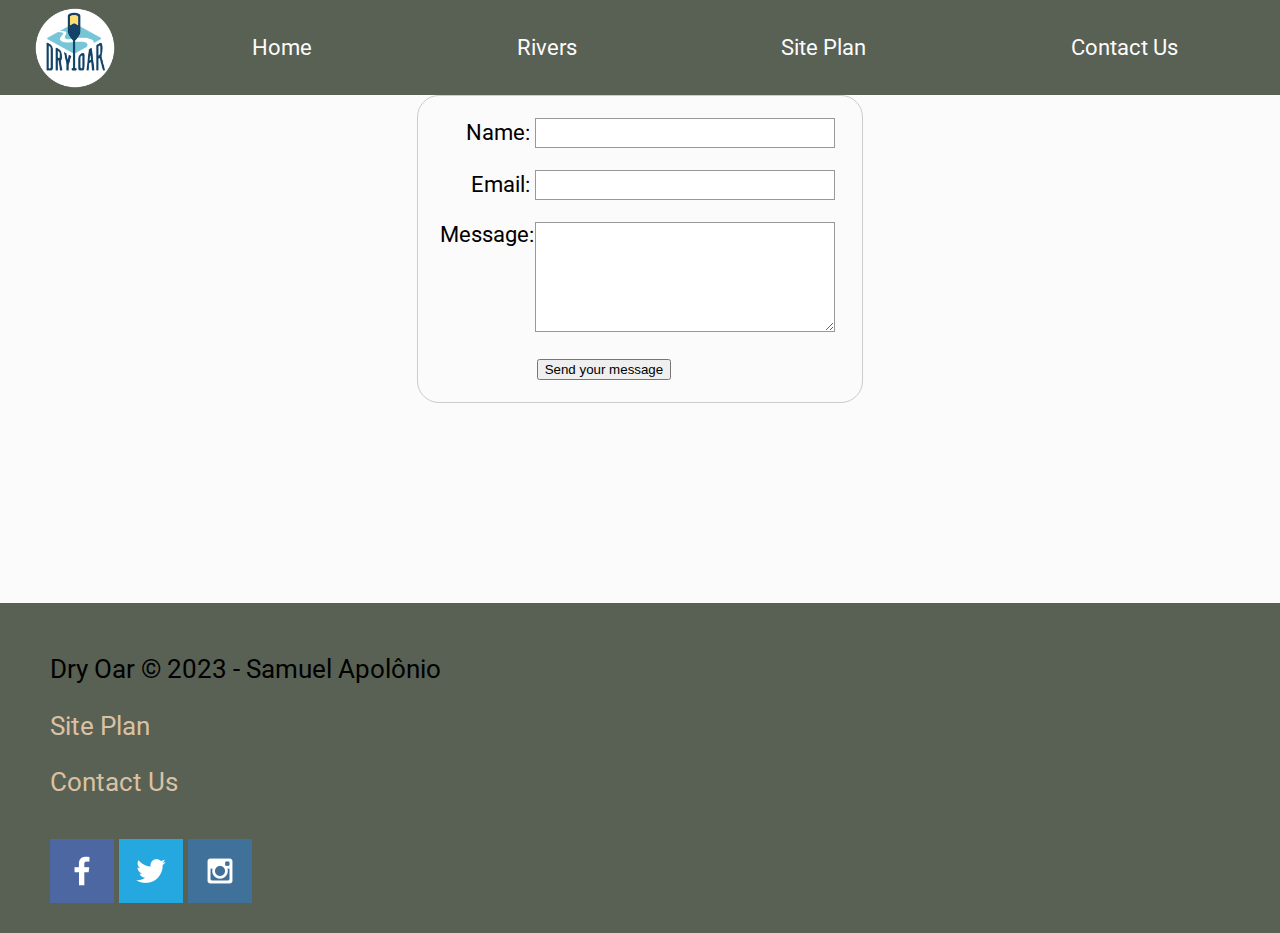
<file: wwr/contactus.html>
<!DOCTYPE html>
<html lang="en">
<head>
    <meta charset="UTF-8">
    <meta http-equiv="X-UA-Compatible" content="IE=edge">
    <meta name="viewport" content="width=device-width, initial-scale=1.0">
    <title>Dry Oar Boating - Contact Us</title>
    <link rel="stylesheet" href="styles/style.css">
    <style>
        form {
        /* Center the form on the page */
        margin: 0 auto;
        width: 400px;
        /* Form outline */
        padding: 1em;
        border: 1px solid #ccc;
        border-radius: 1em;
        }

        ul {
        list-style: none;
        padding: 0;
        margin: 0;
        }

        form li + li {
        margin-top: 1em;
        }

        label {
        /* Uniform size & alignment */
        display: inline-block;
        width: 90px;
        text-align: right;
        }

        input,
        textarea {
        /* To make sure that all text fields have the same font settings
        By default, textareas have a monospace font */
        font: 1em sans-serif;

        /* Uniform text field size */
        width: 300px;
        box-sizing: border-box;

        /* Match form field borders */
        border: 1px solid #999;
        }

        input:focus,
        textarea:focus {
        /* Additional highlight for focused elements */
        border-color: #000;
        }

        textarea {
        /* Align multiline text fields with their labels */
        vertical-align: top;

        /* Provide space to type some text */
        height: 5em;
        }

        .button {
        /* Align buttons with the text fields */
        padding-left: 90px; /* same size as the label elements */
        }

        button {
        /* This extra margin represent roughly the same space as the space
            between the labels and their text fields */
        margin-left: 0.5em;
        }
        #feedback {
        background-color: antiquewhite;
        position: absolute;
        top: 0;
        left: 0;
        right: 0;
        padding: .5em;
        /* make this element invisible until we are ready for it */
        display: none;      
        }
        .moveDown {
            margin-top: 3em;
        }

    </style>
</head>




<body>
    <div id="content">
        <header>
            <a id="logo_link" href="index.html">
                <img class="logo" src="images/logo.png" alt="Dry Oar Logo">
            </a>
            <nav>
                <a href="index.html">Home</a>
                <a href="rivers.html">Rivers</a>
                <a href="site-plan-rafting.html">Site Plan</a>
                <a href="contactus.html">Contact Us</a>
            </nav>
        </header>
        <main>

            <div id="feedback"></div>
           
            <form action="/my-handling-form-page" method="post">
                <ul>
                  <li>
                    <label for="name">Name:</label>
                    <input type="text" id="name" name="user_name" />
                  </li>
                  <li>
                    <label for="mail">Email:</label>
                    <input type="email" id="mail" name="user_email" />
                  </li>
                  <li>
                    <label for="msg">Message:</label>
                    <textarea id="msg" name="user_message"></textarea>
                  </li>
                  <li class="button">
                    <button type="submit">Send your message</button>
                  </li>
                </ul>
              </form>








        </main>
        <footer>
            <p>Dry Oar &copy; 2023 - Samuel Apolônio</p>
            <p><a href="site-plan-rafting.html">Site Plan</a></p>
            <p><a href="contactus.html">Contact Us</a></p>
            <div class="social">
                <a href="https://facebook.com" target="_blank">
                    <img src="images/facebook.png" alt="fb icon">
                </a>
                <a href="https://twitter.com" target="_blank">
                    <img src="images/twitter.png" alt="twitter icon">
                </a>
                <a href="https://instagram.com" target="_blank">
                    <img src="images/instagram.png" alt="instagram icon">
                </a>
            </div>
        </footer>
    </div>
    <script>
        // get the feedback div element so we can do something with it.
        const feedbackElement = document.getElementById('feedback');
        // get the form so we can read what was entered in it.
        const formElement = document.forms[0];
        // add a 'listener' to wait for a submission of our form. When that happens run the code below.
        formElement.addEventListener('submit', function(e) {
            // stop the form from doing the default action.
            e.preventDefault();
            // set the contents of our feedback element to a message letting the user know the form was submitted successfully. Notice that we pull the name that was entered in the form to personalize the message!
            feedbackElement.innerHTML = 'Hello '+ formElement.user_name.value +'! Thank you for your message. We will get back with you as soon as possible!';
            // make the feedback element visible.
            feedbackElement.style.display = "block";
            // add a class to move everything down so our message doesn't cover it.
            document.body.classList.toggle('moveDown');
        });
    </script>
</body>
</html>
</file>
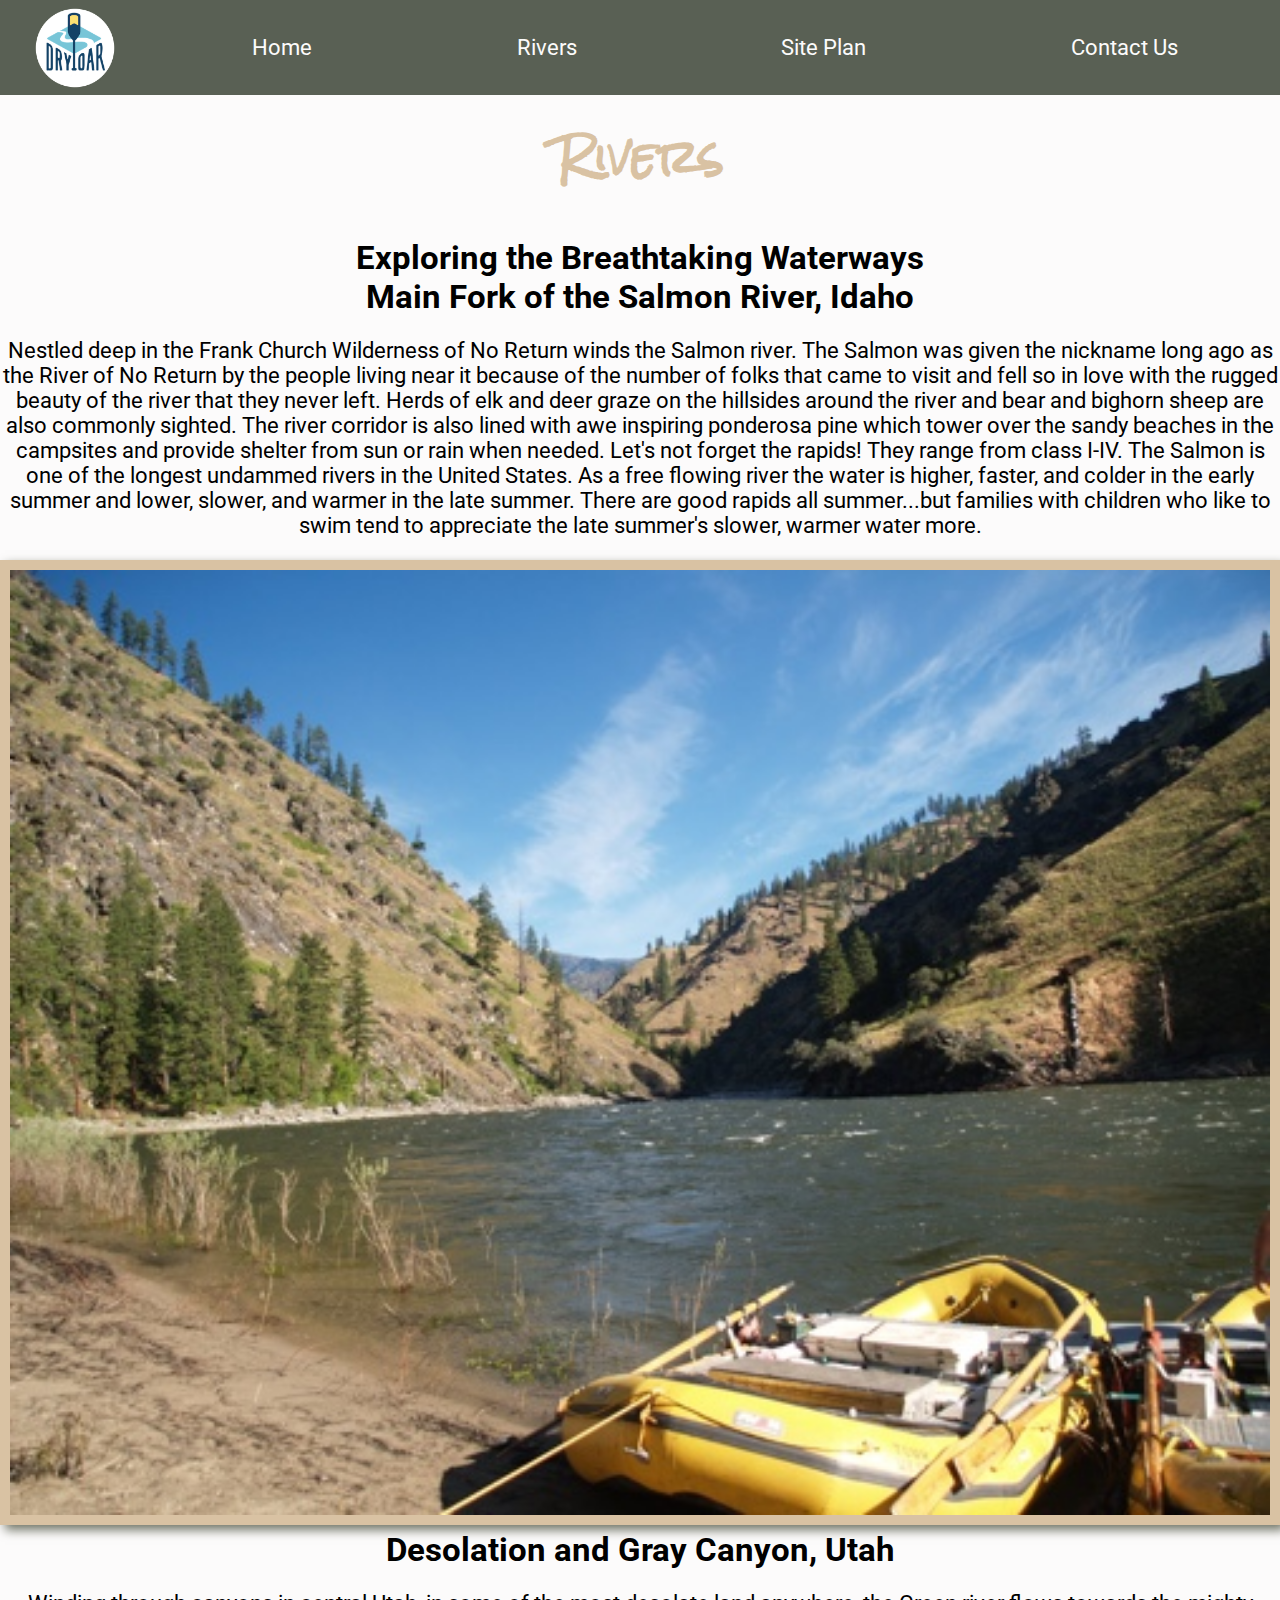
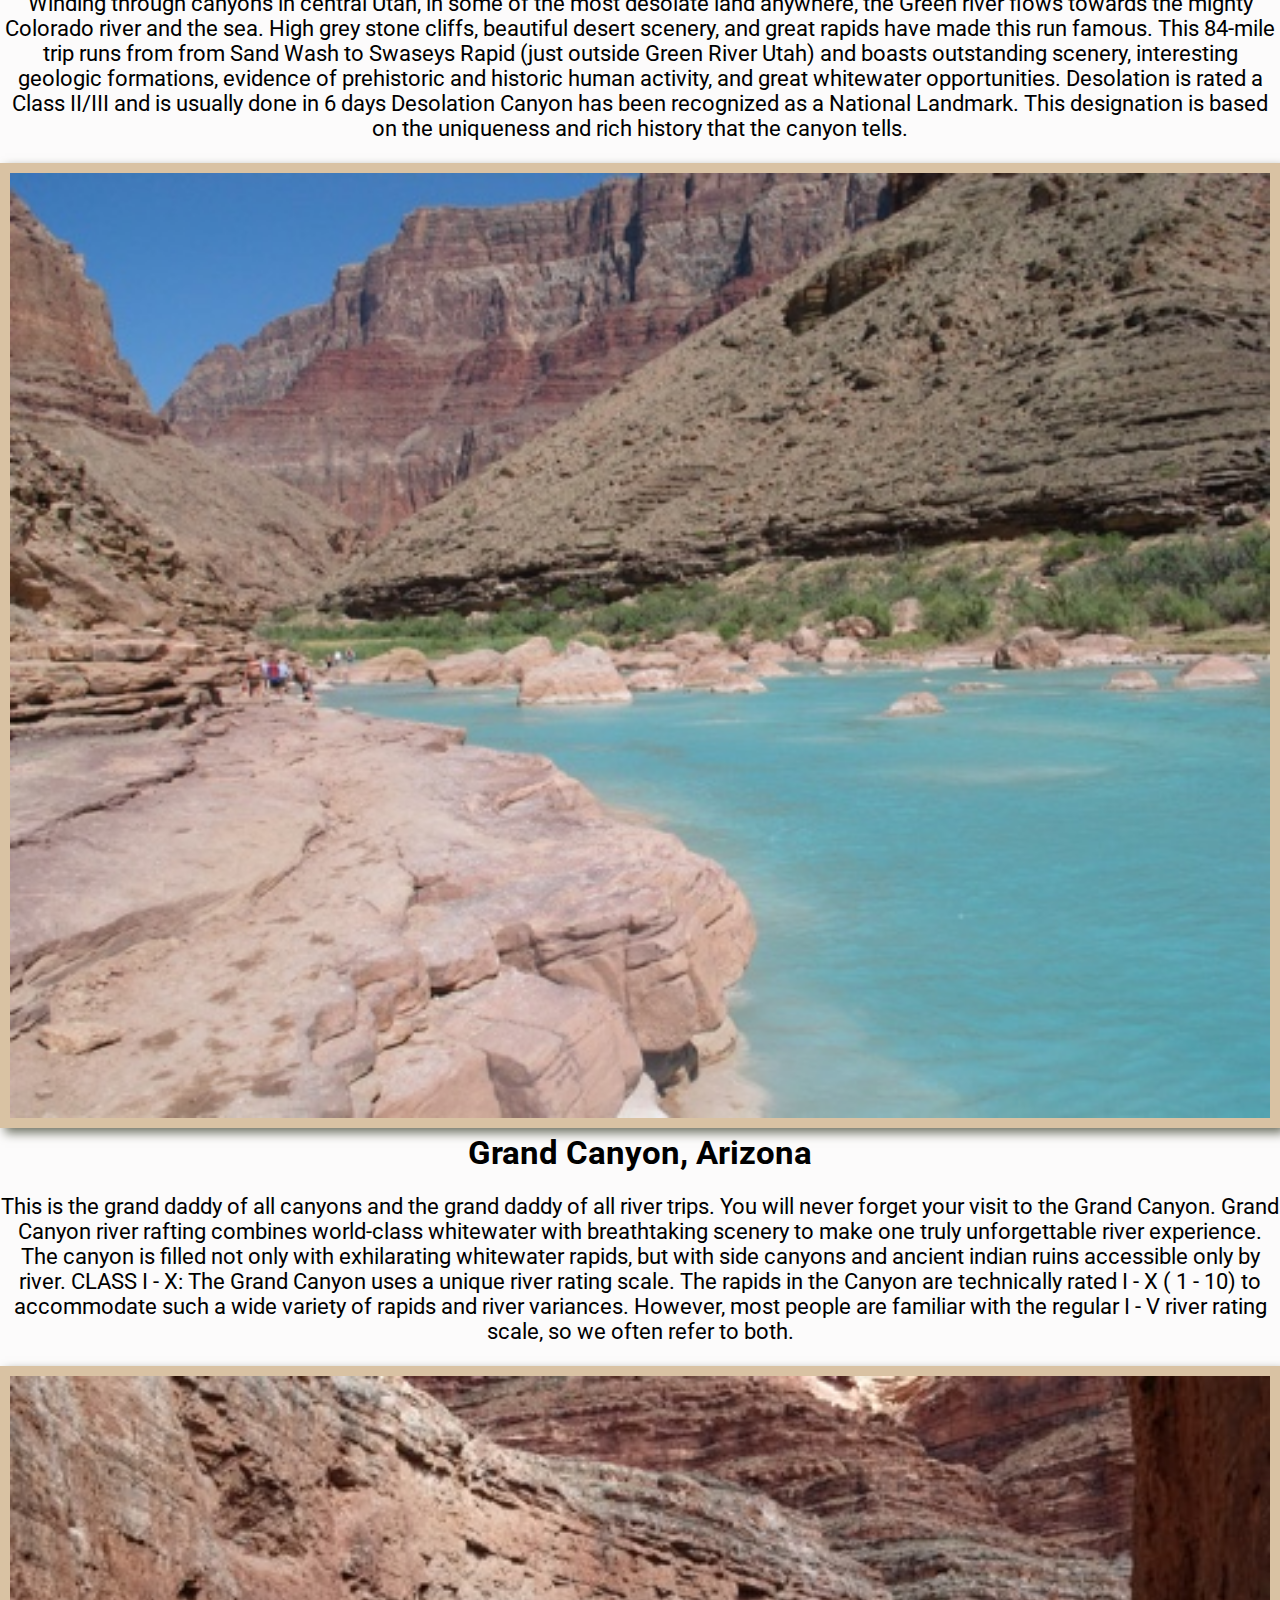
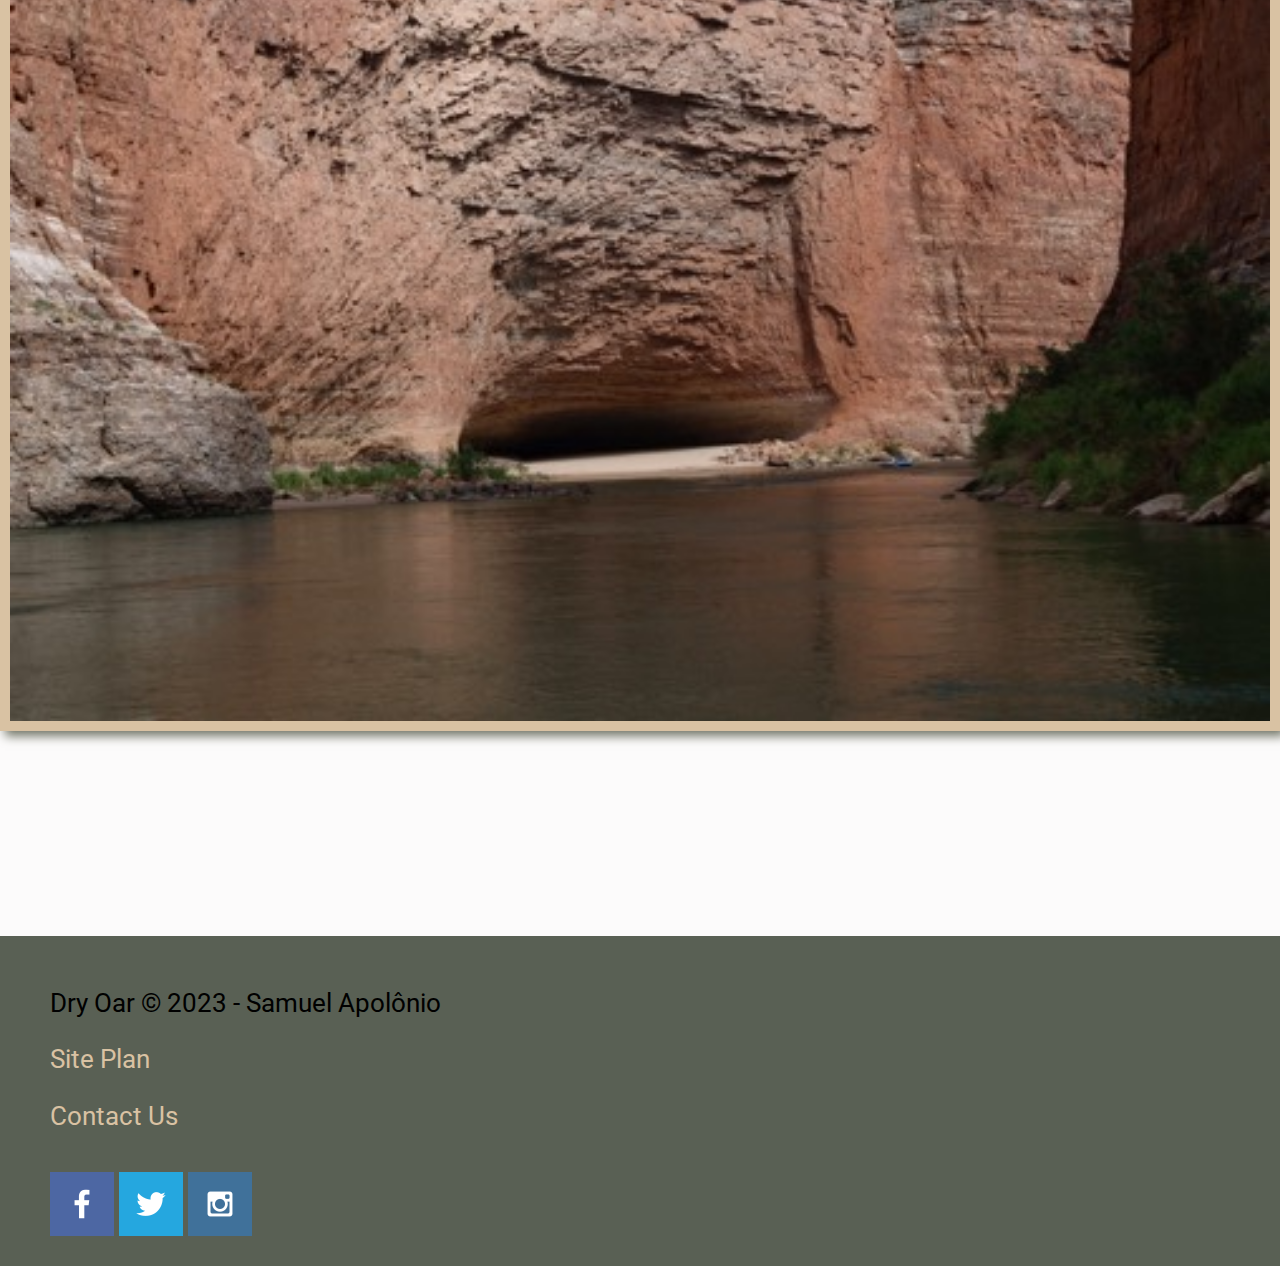
<file: wwr/rivers.html>
<!DOCTYPE html>
<html lang="en">
<head>
    <meta charset="UTF-8">
    <meta http-equiv="X-UA-Compatible" content="IE=edge">
    <meta name="viewport" content="width=device-width, initial-scale=1.0">
    <title>Dry Oar Boating - Rivers</title>
    <link rel="stylesheet" href="styles/style.css">
</head>


<body>
    <div id="content">
        <header>
            <a id="logo_link" href="index.html">
                <img class="logo" src="images/logo.png" alt="Dry Oar Logo">
            </a>
            <nav>
                <a href="index.html">Home</a>
                <a href="rivers.html">Rivers</a>
                <a href="site-plan-rafting.html">Site Plan</a>
                <a href="contactus.html">Contact Us</a>
            </nav>
        </header>
        <main>
            <section class="content-section">
                <h1 class="home-title">Rivers</h1>
                <h2 class="sub-title">Exploring the Breathtaking Waterways</h2>
            </section>
            

            <section class="river-section">
                <h2 class="river-title">Main Fork of the Salmon River, Idaho</h2>
                <div class="river-content">
                    <p>Nestled deep in the Frank Church Wilderness of No Return winds the Salmon river. The Salmon was given the nickname long ago as the River of No Return by the people living near it because of the number of folks that came to visit and fell so in love with the rugged beauty of the river that they never left.

                        Herds of elk and deer graze on the hillsides around the river and bear and bighorn sheep are also commonly sighted. The river corridor is also lined with awe inspiring ponderosa pine which tower over the sandy beaches in the campsites and provide shelter from sun or rain when needed.
                        
                        Let's not forget the rapids! They range from class I-IV. The Salmon is one of the longest undammed rivers in the United States. As a free flowing river the water is higher, faster, and colder in the early summer and lower, slower, and warmer in the late summer. There are good rapids all summer...but families with children who like to swim tend to appreciate the late summer's slower, warmer water more.</p>
                    <img class="mountains" src="images/salmon-boat-beach.jpg" alt="Salmon Rive">
                </div>
            </section>


            <section class="river-section">
                <h2 class="river-title">Desolation and Gray Canyon, Utah</h2>
                <div class="river-content">
                    <p> Winding through canyons in central Utah, in some of the most desolate land anywhere, the Green river flows towards the mighty Colorado river and the sea. High grey stone cliffs, beautiful desert scenery, and great rapids have made this run famous. This 84-mile trip runs from from Sand Wash to Swaseys Rapid (just outside Green River Utah) and boasts outstanding scenery, interesting geologic formations, evidence of prehistoric and historic human activity, and great whitewater opportunities.

                        Desolation is rated a Class II/III and is usually done in 6 days
                        
                        Desolation Canyon has been recognized as a National Landmark.  This designation is based on the uniqueness and rich history that the canyon tells. </p>
                    <img class="mountains" src="images/Desolation.jpg" alt="Desolation Canyon">
                </div>
            </section>

            <section class="river-section">
                <h2 class="river-title">Grand Canyon, Arizona</h2>
                <div class="river-content">
                    <p> This is the grand daddy of all canyons and the grand daddy of all river trips. You will never forget your visit to the Grand Canyon.

                        Grand Canyon river rafting combines world-class whitewater with breathtaking scenery to make one truly unforgettable river experience. The canyon is filled not only with exhilarating whitewater rapids, but with side canyons and ancient indian ruins accessible only by river.
                        
                        CLASS I - X: The Grand Canyon uses a unique river rating scale. The rapids in the Canyon are technically rated I - X ( 1 - 10) to accommodate such a wide variety of rapids and river variances. However, most people are familiar with the regular I - V river rating scale, so we often refer to both. </p>
                    <img class="mountains" src="images/GrandCanyon.jpg" alt="Grand Canyon">
                </div>
            </section>

        </main>
        <footer>
            <p>Dry Oar &copy; 2023 - Samuel Apolônio</p>
            <p><a href="site-plan-rafting.html">Site Plan</a></p>
            <p><a href="contactus.html">Contact Us</a></p>
            <div class="social">
                <a href="https://facebook.com" target="_blank">
                    <img src="images/facebook.png" alt="fb icon">
                </a>
                <a href="https://twitter.com" target="_blank">
                    <img src="images/twitter.png" alt="twitter icon">
                </a>
                <a href="https://instagram.com" target="_blank">
                    <img src="images/instagram.png" alt="instagram icon">
                </a>
            </div>
        </footer>
    </div>
</body>
</html>
</file>
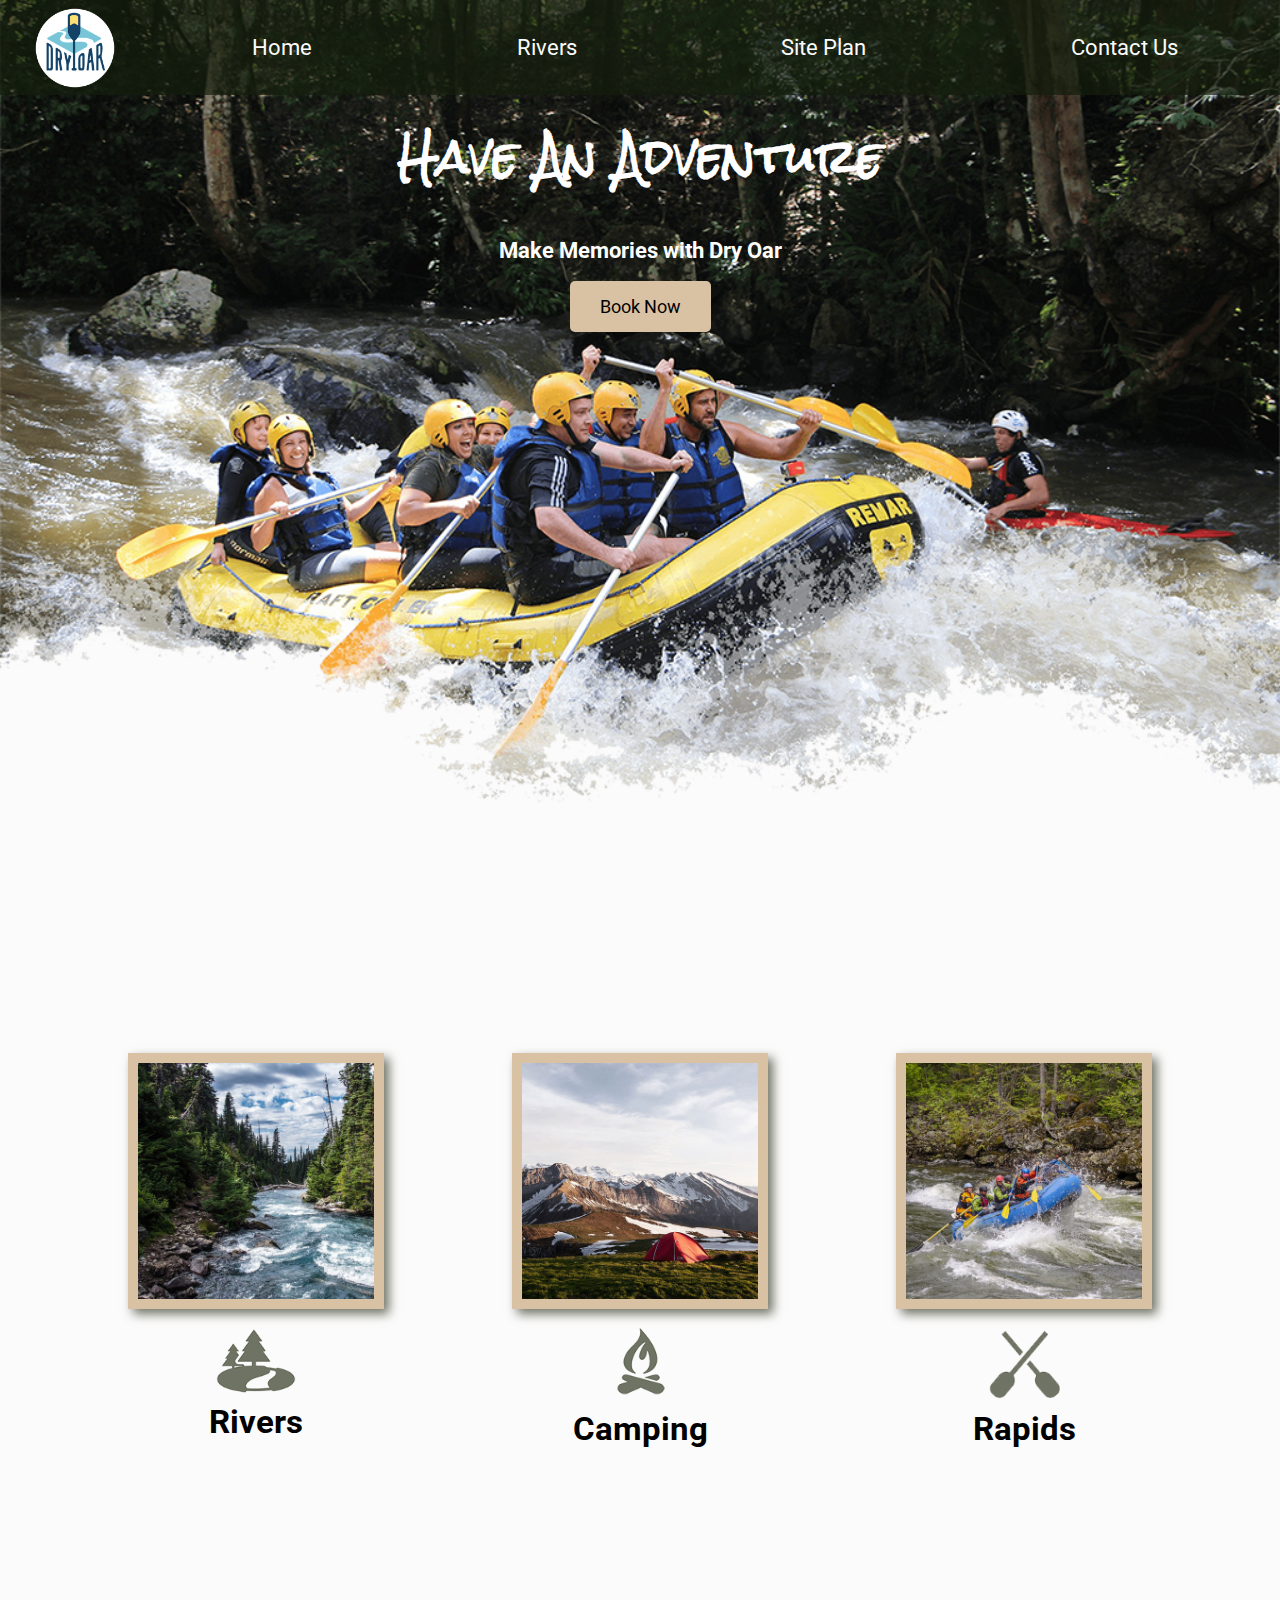
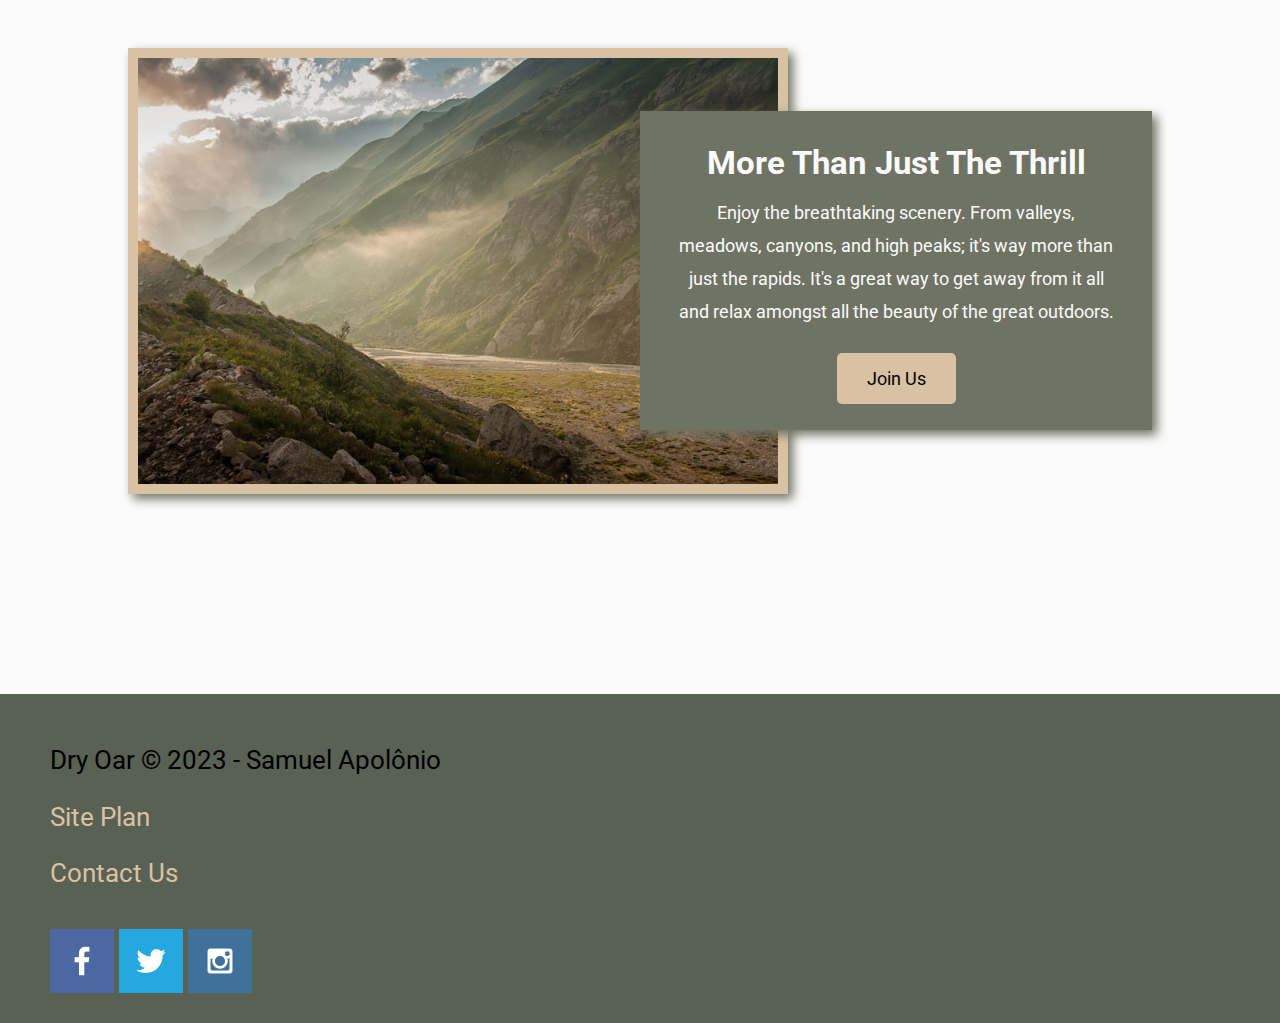
<file: wwr/images/Dry Oar Boating.html>
<!DOCTYPE html>
<!-- saved from url=(0036)http://127.0.0.1:5500/wwr/index.html -->
<html lang="en"><head><meta http-equiv="Content-Type" content="text/html; charset=UTF-8">
    
    <meta http-equiv="X-UA-Compatible" content="IE=edge">
    <meta name="viewport" content="width=device-width, initial-scale=1.0">
    <title>Dry Oar Boating</title>
    <link rel="stylesheet" href="./Dry Oar Boating_files/style.css">
<style type="text/css" id="operaUserStyle"></style><style type="text/css"></style><link rel="stylesheet" href="chrome-extension://paodpkkacimmkacaecjmhdncjgjepcai/content-static.css"></head>


<body data-new-gr-c-s-check-loaded="14.1112.0" data-gr-ext-installed="">
    <div id="content">
        <header>
            <a id="logo_link" href="http://127.0.0.1:5500/wwr/index.html">
                <img class="logo" src="./Dry Oar Boating_files/logo.png" alt="Dry Oar Logo">
            </a>
            <nav>
                <a href="http://127.0.0.1:5500/wwr/index.html">Home</a>
                <a href="http://127.0.0.1:5500/wwr/rivers.html">Rivers</a>
                <a href="http://127.0.0.1:5500/wwr/site-plan-rafting.html">Site Plan</a>
                <a href="http://127.0.0.1:5500/wwr/contactus.html">Contact Us</a>
            </nav>
        </header>
        <div id="hero">
            <div id="hero-box">
                <img id="hero-img" src="./Dry Oar Boating_files/hero.png" alt="People enjoying white water rafting">
            </div>
            <section id="hero-msg">
                <h1 class="home-title">Have An Adventure</h1>
                <h4>Make Memories with Dry Oar </h4>
                <div class="button-box">
                    <a class="book" href="http://127.0.0.1:5500/wwr/contactus.html">Book Now</a>
                </div>
            </section>
        </div>
        <main class="home-grid">
            <section class="rivers-card">
                <img class="card-img" src="./Dry Oar Boating_files/rivers.jpg" alt="river in forest">
                <img class="icon" src="./Dry Oar Boating_files/river_icon.png" alt="river icon">
                <h2>Rivers</h2>
            </section>
            <section class="camping-card">
                <img class="card-img" src="./Dry Oar Boating_files/camping.jpg" alt="tent in mountains">
                <img class="icon" src="./Dry Oar Boating_files/fire_icon.png" alt="fire icon">
                <h2>Camping</h2>
            </section>
            <section class="rapids-card">
                <img class="card-img" src="./Dry Oar Boating_files/rapids.jpg" alt="rafting boat">
                <img class="icon" src="./Dry Oar Boating_files/oars.png" alt="oars icon">
                <h2>Rapids</h2>
            </section>
            <div id="background"></div>
            <img class="mountains" src="./Dry Oar Boating_files/mountains.jpg" alt="Misty mountains">
            <section class="msg">
                <h2>More Than Just The Thrill</h2>
                <p>Enjoy the breathtaking scenery. From valleys, meadows, canyons, and high peaks; it's way more than just the rapids. It's a great way to get away from it all and relax amongst all the beauty of the great outdoors. </p>
                <a class="join" href="http://127.0.0.1:5500/wwr/rivers.html">Join Us</a>
            </section>

        </main>
        <footer>
            <p>Dry Oar © 2023 - Samuel Apolônio</p>
            <p><a href="http://127.0.0.1:5500/wwr/site-plan-rafting.html">Site Plan</a></p>
            <p><a href="http://127.0.0.1:5500/wwr/contactus.html">Contact Us</a></p>
            <div class="social">
                <a href="https://facebook.com/" target="_blank">
                    <img src="./Dry Oar Boating_files/facebook.png" alt="fb icon">
                </a>
                <a href="https://twitter.com/" target="_blank">
                    <img src="./Dry Oar Boating_files/twitter.png" alt="twitter icon">
                </a>
                <a href="https://instagram.com/" target="_blank">
                    <img src="./Dry Oar Boating_files/instagram.png" alt="instagram icon">
                </a>
            </div>
        </footer>
    </div>
<!-- Code injected by live-server -->
<script>
	// <![CDATA[  <-- For SVG support
	if ('WebSocket' in window) {
		(function () {
			function refreshCSS() {
				var sheets = [].slice.call(document.getElementsByTagName("link"));
				var head = document.getElementsByTagName("head")[0];
				for (var i = 0; i < sheets.length; ++i) {
					var elem = sheets[i];
					var parent = elem.parentElement || head;
					parent.removeChild(elem);
					var rel = elem.rel;
					if (elem.href && typeof rel != "string" || rel.length == 0 || rel.toLowerCase() == "stylesheet") {
						var url = elem.href.replace(/(&|\?)_cacheOverride=\d+/, '');
						elem.href = url + (url.indexOf('?') >= 0 ? '&' : '?') + '_cacheOverride=' + (new Date().valueOf());
					}
					parent.appendChild(elem);
				}
			}
			var protocol = window.location.protocol === 'http:' ? 'ws://' : 'wss://';
			var address = protocol + window.location.host + window.location.pathname + '/ws';
			var socket = new WebSocket(address);
			socket.onmessage = function (msg) {
				if (msg.data == 'reload') window.location.reload();
				else if (msg.data == 'refreshcss') refreshCSS();
			};
			if (sessionStorage && !sessionStorage.getItem('IsThisFirstTime_Log_From_LiveServer')) {
				console.log('Live reload enabled.');
				sessionStorage.setItem('IsThisFirstTime_Log_From_LiveServer', true);
			}
		})();
	}
	else {
		console.error('Upgrade your browser. This Browser is NOT supported WebSocket for Live-Reloading.');
	}
	// ]]>
</script>



<div class="wiseone-ext-host"><template shadowrootmode="closed"><link rel="stylesheet" href="chrome-extension://paodpkkacimmkacaecjmhdncjgjepcai/content.234fdc16.css"><link rel="stylesheet" href="chrome-extension://paodpkkacimmkacaecjmhdncjgjepcai/content-static.css"><div data-v-app=""><div data-v-4b9cf5="" class="wiseone-ext"><!----></div></div></template></div></body><grammarly-desktop-integration data-grammarly-shadow-root="true"><template shadowrootmode="open"><style>
  div.grammarly-desktop-integration {
    position: absolute;
    width: 1px;
    height: 1px;
    padding: 0;
    margin: -1px;
    overflow: hidden;
    clip: rect(0, 0, 0, 0);
    white-space: nowrap;
    border: 0;
    -moz-user-select: none;
    -webkit-user-select: none;
    -ms-user-select:none;
    user-select:none;
  }

  div.grammarly-desktop-integration:before {
    content: attr(data-content);
  }
</style><div aria-label="grammarly-integration" role="group" tabindex="-1" class="grammarly-desktop-integration" data-content="{&quot;mode&quot;:&quot;full&quot;,&quot;isActive&quot;:true,&quot;isUserDisabled&quot;:false}"></div></template></grammarly-desktop-integration></html>
</file>
<file: mywebsite/styles/style.css>
/* Fonts */
@import url('https://fonts.googleapis.com/css?family=Roboto');
@import url('https://fonts.googleapis.com/css?family=Jost');





/*                                     header */

header {
    background-color: rgba(30, 13, 22, 0.7);
    display: grid;
    grid-template-columns: 150px auto;
    
}

.logo {
    width: 100px;
    border-radius: 50%;

}

#logo_link {
    padding-top: 5px;
    justify-self: center;
    align-self: center;
}

nav {
    display: flex;
    justify-content: space-around;
}

nav a {
    margin: 0 10px;
    padding: 40px ;

    align-self: center;
    text-decoration: none;
    color: #10bcd6;
}

nav a:hover {
    background-color: black;
    color: #931878;
}




/*                                        Main Hero */













 
/*                                                Footer */

footer {
    background-color: #f0f0f0;
    text-align: center;
    padding: 25px 50px;
}

footer .social img {
    padding-top: 15px;
}

footer a {
    color: #10bcd6;
    text-decoration: none;
}

footer a:hover {
    color: black;
}

footer p {
    font-size: 1.2em;
}

footer p a:hover {
    text-decoration: underline;
}




@media only screen and (max-device-width: 1366px) {
    .parallax {
      background-attachment: scroll;
    }
}

@media screen and (max-width: 900px) {
    #main {
        display: block;
        height: auto;
    }
    nav, footer {
        flex-direction: column;
    }
    nav a {
        display: block;
        padding: 15px;
    }
    #main {
        margin-top: 0;
    }
    #main-msg {
        margin-top: 0;
    }
    #main-msg h4 {
        display: none;
    }
    .home-title {
        font-size: 25px;
        color: #6f7364;
    }
    #creatively-ai-card, #ai-in-business-card, #ai-in-creativity-card { 
        margin: 50px auto;
        width: 60%;

    }

     .msg {
        width: 80%;
        display: block;
        margin: 0 auto;
    }
    footer {
        margin-top: 25px;
    }
}
</file>
<file: wwr/styles/style.css>
/* Fonts */
@import url('https://fonts.googleapis.com/css?family=Roboto');
@import url('https://fonts.googleapis.com/css?family=Rock+Salt');


#content {
    max-width: 1980px;
    margin: 0 auto;
}

#background {
    grid-column: 1 / 11;
    grid-row: 4 / 9;
    z-index: -1;
}

body {
    background-color: #fcfbfb;
    font-family: 'Roboto', Arial, sans-serif;
    font-size: 22px;
    margin: 0;
    padding: 0;
}

.book, .join {
    background-color: #d9c2a3;
    color: black;
    text-decoration: none;
    font-size: 18px;
    padding: 15px 30px;
    margin-top: 50px;
    border-radius: 5px;
}

.book:hover, .join:hover {
    background-color: black;
    color: #d9c2a3;

}

.button-box {
    text-align: center;
}

.card-img, .mountains {
    border: 10px solid #d9c2a3;
    width: 100%;
    transition: transform .5s;
    box-shadow: 5px 5px 10px #6f7364;
    grid-column: 2 / 7;
    grid-row: 5 / 8;
}

.card-img:hover {
    opacity: .6;
    transform: scale(1.1);
}

footer {
    background-color: rgba(20,30,13, .7);
    padding: 25px 50px;
    margin-top: 200px;
}

footer .social img {
    padding-top: 15px;
}

footer a {
    color: #d9c2a3;
    text-decoration: none;
}

footer a:hover {
    color: black;
}

footer p {
    font-size: 1.2em;
}

footer p a:hover {
    text-decoration: underline;
}

header {
    background-color: rgba(20,30,13, .7);
    display: grid;
    grid-template-columns: 150px auto;
    
}

h2 {
    margin: 0;
}

h4 {
    color: #d9c2a3;
}

.home-title {
    color: #d9c2a3;
    font-family: 'Rock Salt', Arial, sans-serif;
    font-size: 2em;
    margin-top: 10px;
}

#hero {
    display: grid;
    grid-template-columns: 1fr 3fr 1fr;
    margin-top: -100px; 
}

#hero-box {
    grid-column: 1/4;
    grid-row: 1/3;
    z-index: -1;
}

#hero-msg {
    grid-column: 2/3;
    grid-row: 1/2;
    margin-top: 100px;
}

#hero-img {
    width: 100%;
}

#hero-msg h1, #hero-msg h4 {
    text-align: center;
    color: white;
}

.home-grid {
    display: grid;
    grid-template-columns: repeat(10, 1fr);
}

.icon{
    width: 80px;
    padding-top: 10px;

}

.logo {
    width: 80px;
}

#logo_link {
    padding-top: 5px;
    justify-self: center;
    align-self: center;
}

.msg {
    background-color: #6f7364;
    line-height: 1.5em;
    padding: 35px;
    grid-column: 6 / 10;
    grid-row: 6 / 7;
    box-shadow: 5px 5px 10px #6f7364;

}

.msg h2 {
    color: #fcfbfb;
}

.msg p {
    color: #fcfbfb;
    font-size: 0.8em;
    padding-bottom: 15px;
}

nav {
    display: flex;
    justify-content: space-around;
}

nav a {
    text-decoration: none;
    color: #fcfbfb;
    text-align: center;
    padding: 35px;
}


nav a:hover {
    background-color: black;
    color: #d9c2a3;
}

main section {
    text-align: center;
}

main section img {
    box-sizing: border-box;
}

.rivers-card {
    margin: 200px 0;
    grid-column: 2 / 4;
    grid-row: 2 / 3;
}

.camping-card {
    margin: 200px 0;
    grid-column: 5 / 7;
    grid-row: 2 / 3;
}

.rapids-card {
    margin: 200px 0;
    grid-column: 8 / 10;
    grid-row: 2 / 3;
}

@media screen and (max-width: 900px) {
    #hero, .home-grid {
        display: block;
        height: auto;
    }
    nav, footer {
        flex-direction: column;
    }
    nav a {
        display: block;
        padding: 15px;
    }
    #hero {
        margin-top: 0;
    }
    #hero-msg {
        margin-top: 0;
    }
    #hero-msg h4 {
        display: none;
    }
    .home-title {
        font-size: 25px;
        color: #6f7364;
    }
    .rivers-card, .camping-card, .rapids-card { 
        margin: 50px auto;
        width: 60%;
    }
    #background {
        display: none;
    }
    .mountains, .msg {
        width: 80%;
        display: block;
        margin: 0 auto;
    }
    footer {
        margin-top: 25px;
    }
}
</file>
<file: positionstyles.css>
/* CSS - Name: "positionstyles.css" */
/* Activity 1 styles */
.content1 {
  /* This is the parent of the activity 1 boxes. */
  display: grid;
  grid-template-columns: 1fr 1fr;
  justify-items: center;
  gap: 20px;
}
.red1 { 
  width: 100%; 
  height: 100px; 
  background-color: red; 
  grid-column: 1/3;

} 
.green1 {
  width: 200px; 
  height: 200px; 
  background-color: green; 

} 
.yellow1 {
  width: 200px; 
  height: 200px; 
  background-color: gold; 
} 
.blue1 {
  width: 100%; 
  height: 100px; 
  background-color: blue;
  grid-column: 1/3; 
} 
/* Activity 2 styles */ 
.content2 {
  /* This is the parent of the activity 2 boxes. */
  display: grid;
  grid-template-columns: 50px 50px 50px 50px 50px;
  grid-template-rows: 50px 50px 50px 50px 50px;
}
.red2 {
  width: 100px; 
  height: 100px; 
  background-color: red; 
} 
.green2 { 
  width: 100px; 
  height: 100px; 
  background-color: green;
  grid-column: 2/3;
  grid-row: 2/3;
} 
.yellow2 {
  width: 100px; 
  height: 100px; 
  background-color: gold; 
  grid-column: 3/4;
  grid-row: 3/4;
} 
.blue2 {
  width: 100px; 
  height: 100px; 
  background-color: blue; 
  grid-column: 4/5;
  grid-row: 4/5;
} 
/* Activity 3 styles */ 
.content3 {
  /* This is the parent of the activity 3 boxes. */
  display: grid;
  grid-template-columns: 400px 80px 400px;
  justify-items: center;
  grid-column-gap: 0px ;
  
}
.red3 {
  width: 100%; 
  height: 100px; 
  background-color: red; 
  grid-column: 1/4; 
} 
.green3 {
  width: 400px; 
  height: 200px; 
  background-color: green;

} 
.yellow3 {
  width: 400px; 
  height: 200px; 
  background-color: gold;
  grid-column: 3/4; 
} 
.blue3 {
  width: 100%; 
  height: 100px; 
  background-color: blue;
  grid-column: 1/4;
} 
/* Activity 4 styles */ 
.content4 {
  /* This is the parent of the activity 4 boxes. */
  display: grid;
  grid-template-columns: 300px 300px;

}
.red4 {
  width: 300px; 
  height: 100%; 
  background-color: red;
  grid-row: 1/4;

} 
.green4 {
  width: 300px; 
  height: 100px; 
  background-color: green; 
} 
.yellow4 {
  width: 300px; 
  height: 100px; 
  background-color: gold; 
} 
.blue4 {
  width: 300px; 
  height: 100px; 
  background-color: blue;
  grid-column: 2/3;
} 
/* Activity 5 styles */ 
.content5 {
  /* This is the parent of the activity 5 boxes. */
  height: 400px;
  
}
.red5 { 
  width: 700px; 
  height: 100px; 
  background-color: red; 
} 
.green5 { 
  width: 200px; 
  height: 200px; 
  background-color: green; 
  float: left;

} 
.yellow5 {
  width: 700px; 
  height: 300px; 
  background-color: gold;


} 
.blue5 {
  width: 700px; 
  height: 100px; 
  background-color: blue; 
} 
/* Activity 6 styles */ 
.content6 {
  /* This is the parent of the activity 6 boxes. */
  display: grid;
  grid-template-columns: repeat(6, 100px);
  grid-template-rows: repeat(6, 100px);
  
}
.red6 {
  width: 400px; 
  height: 200px; 
  background-color: red; 
} 
.green6 {
  width: 200px; 
  height: 200px; 
  background-color: green;
  grid-column: 1/2;
  grid-row: 5/6;
  z-index: 1 ; 
} 
.yellow6 {
  width: 200px; 
  height: 400px; 
  background-color: gold;
  grid-column: 5/6;
  grid-row: 3/4; 
  z-index: 1 ;
} 
.blue6 {
  width: 400px; 
  height: 400px; 
  background-color: blue;
  grid-column: 2/3;
  grid-row: 2/3;
} 


/* Do not make any changes below here */
.activity {
  width: 70%; 
  margin: 20px auto; 
  font-family: Arial, sans-serif; 
  border: 1px solid black; 
  padding: 10px; 
  clear:both; 
  overflow: auto;
} 

.hint {
  border: 1px solid grey;
  background: #e0e0e0;
  padding: .5em;
  position: relative;
  margin: 1em 0;
}
.hint h3 {
  margin: 0;
}
.hint:hover {
  background: #d0d0d0;
}
.hint > div {
  display: none;
}

.hint input[type=checkbox] {
  position: absolute;
  width: 100%;
  height: 100%;
  opacity: 0;
  z-index: 1;
  cursor: pointer;
}

.hint input[type=checkbox]:checked ~ div {
  display: block;
}

.hint i {
  position: absolute;
  transform: translate(-6px, 0);
  margin-top: 16px;
  right: 10px;
  top: -3px;
}
.hint i:before, .hint i:after {
  content: "";
  position: absolute;
  background-color: black;
  width: 3px;
  height: 9px;
}
.hint i:before {
  transform: translate(2px, 0) rotate(45deg);
}
.hint i:after {
  transform: translate(-2px, 0) rotate(-45deg);
}

.hint input[type=checkbox]:checked ~ i:before {
  transform: translate(-2px, 0) rotate(45deg);
}
.hint input[type=checkbox]:checked ~ i:after {
  transform: translate(2px, 0) rotate(-45deg);
}
.hint a {
  position: relative;
  z-index: 1;
}
</file>
<file: wwr/images/Dry Oar Boating_files/style.css>
/* Fonts */
@import url('https://fonts.googleapis.com/css?family=Roboto');
@import url('https://fonts.googleapis.com/css?family=Rock+Salt');


#content {
    max-width: 1980px;
    margin: 0 auto;
}

#background {
    grid-column: 1 / 11;
    grid-row: 4 / 9;
    z-index: -1;
}

body {
    background-color: #fcfbfb;
    font-family: 'Roboto', Arial, sans-serif;
    font-size: 22px;
    margin: 0;
    padding: 0;
}

.book, .join {
    background-color: #d9c2a3;
    color: black;
    text-decoration: none;
    font-size: 18px;
    padding: 15px 30px;
    margin-top: 50px;
    border-radius: 5px;
}

.book:hover, .join:hover {
    background-color: black;
    color: #d9c2a3;

}

.button-box {
    text-align: center;
}

.card-img, .mountains {
    border: 10px solid #d9c2a3;
    width: 100%;
    transition: transform .5s;
    box-shadow: 5px 5px 10px #6f7364;
    grid-column: 2 / 7;
    grid-row: 5 / 8;
}

.card-img:hover {
    opacity: .6;
    transform: scale(1.1);
}

footer {
    background-color: rgba(20,30,13, .7);
    padding: 25px 50px;
    margin-top: 200px;
}

footer .social img {
    padding-top: 15px;
}

footer a {
    color: #d9c2a3;
    text-decoration: none;
}

footer a:hover {
    color: black;
}

footer p {
    font-size: 1.2em;
}

footer p a:hover {
    text-decoration: underline;
}

header {
    background-color: rgba(20,30,13, .7);
    display: grid;
    grid-template-columns: 150px auto;
    
}

h2 {
    margin: 0;
}

h4 {
    color: #d9c2a3;
}

.home-title {
    color: #d9c2a3;
    font-family: 'Rock Salt', Arial, sans-serif;
    font-size: 2em;
    margin-top: 10px;
}

#hero {
    display: grid;
    grid-template-columns: 1fr 3fr 1fr;
    margin-top: -100px; 
}

#hero-box {
    grid-column: 1/4;
    grid-row: 1/3;
    z-index: -1;
}

#hero-msg {
    grid-column: 2/3;
    grid-row: 1/2;
    margin-top: 100px;
}

#hero-img {
    width: 100%;
}

#hero-msg h1, #hero-msg h4 {
    text-align: center;
    color: white;
}

.home-grid {
    display: grid;
    grid-template-columns: repeat(10, 1fr);
}

.icon{
    width: 80px;
    padding-top: 10px;

}

.logo {
    width: 80px;
}

#logo_link {
    padding-top: 5px;
    justify-self: center;
    align-self: center;
}

.msg {
    background-color: #6f7364;
    line-height: 1.5em;
    padding: 35px;
    grid-column: 6 / 10;
    grid-row: 6 / 7;
    box-shadow: 5px 5px 10px #6f7364;

}

.msg h2 {
    color: #fcfbfb;
}

.msg p {
    color: #fcfbfb;
    font-size: 0.8em;
    padding-bottom: 15px;
}

nav {
    display: flex;
    justify-content: space-around;
}

nav a {
    text-decoration: none;
    color: #fcfbfb;
    text-align: center;
    padding: 35px;
}


nav a:hover {
    background-color: black;
    color: #d9c2a3;
}

main section {
    text-align: center;
}

main section img {
    box-sizing: border-box;
}

.rivers-card {
    margin: 200px 0;
    grid-column: 2 / 4;
    grid-row: 2 / 3;
}

.camping-card {
    margin: 200px 0;
    grid-column: 5 / 7;
    grid-row: 2 / 3;
}

.rapids-card {
    margin: 200px 0;
    grid-column: 8 / 10;
    grid-row: 2 / 3;
}











@media screen and (max-width: 900px) {
    #hero, .home-grid {
        display: block;
        height: auto;
    }
    nav, footer {
        flex-direction: column;
    }
    nav a {
        display: block;
        padding: 15px;
    }
    #hero {
        margin-top: 0;
    }
    #hero-msg {
        margin-top: 0;
    }
    #hero-msg h4 {
        display: none;
    }
    .home-title {
        font-size: 25px;
        color: #6f7364;
    }
    .rivers-card, .camping-card, .rapids-card { 
        margin: 50px auto;
        width: 60%;
    }
    #background {
        display: none;
    }
    .mountains, .msg {
        width: 80%;
        display: block;
        margin: 0 auto;
    }
    footer {
        margin-top: 25px;
    }
}
</file>
